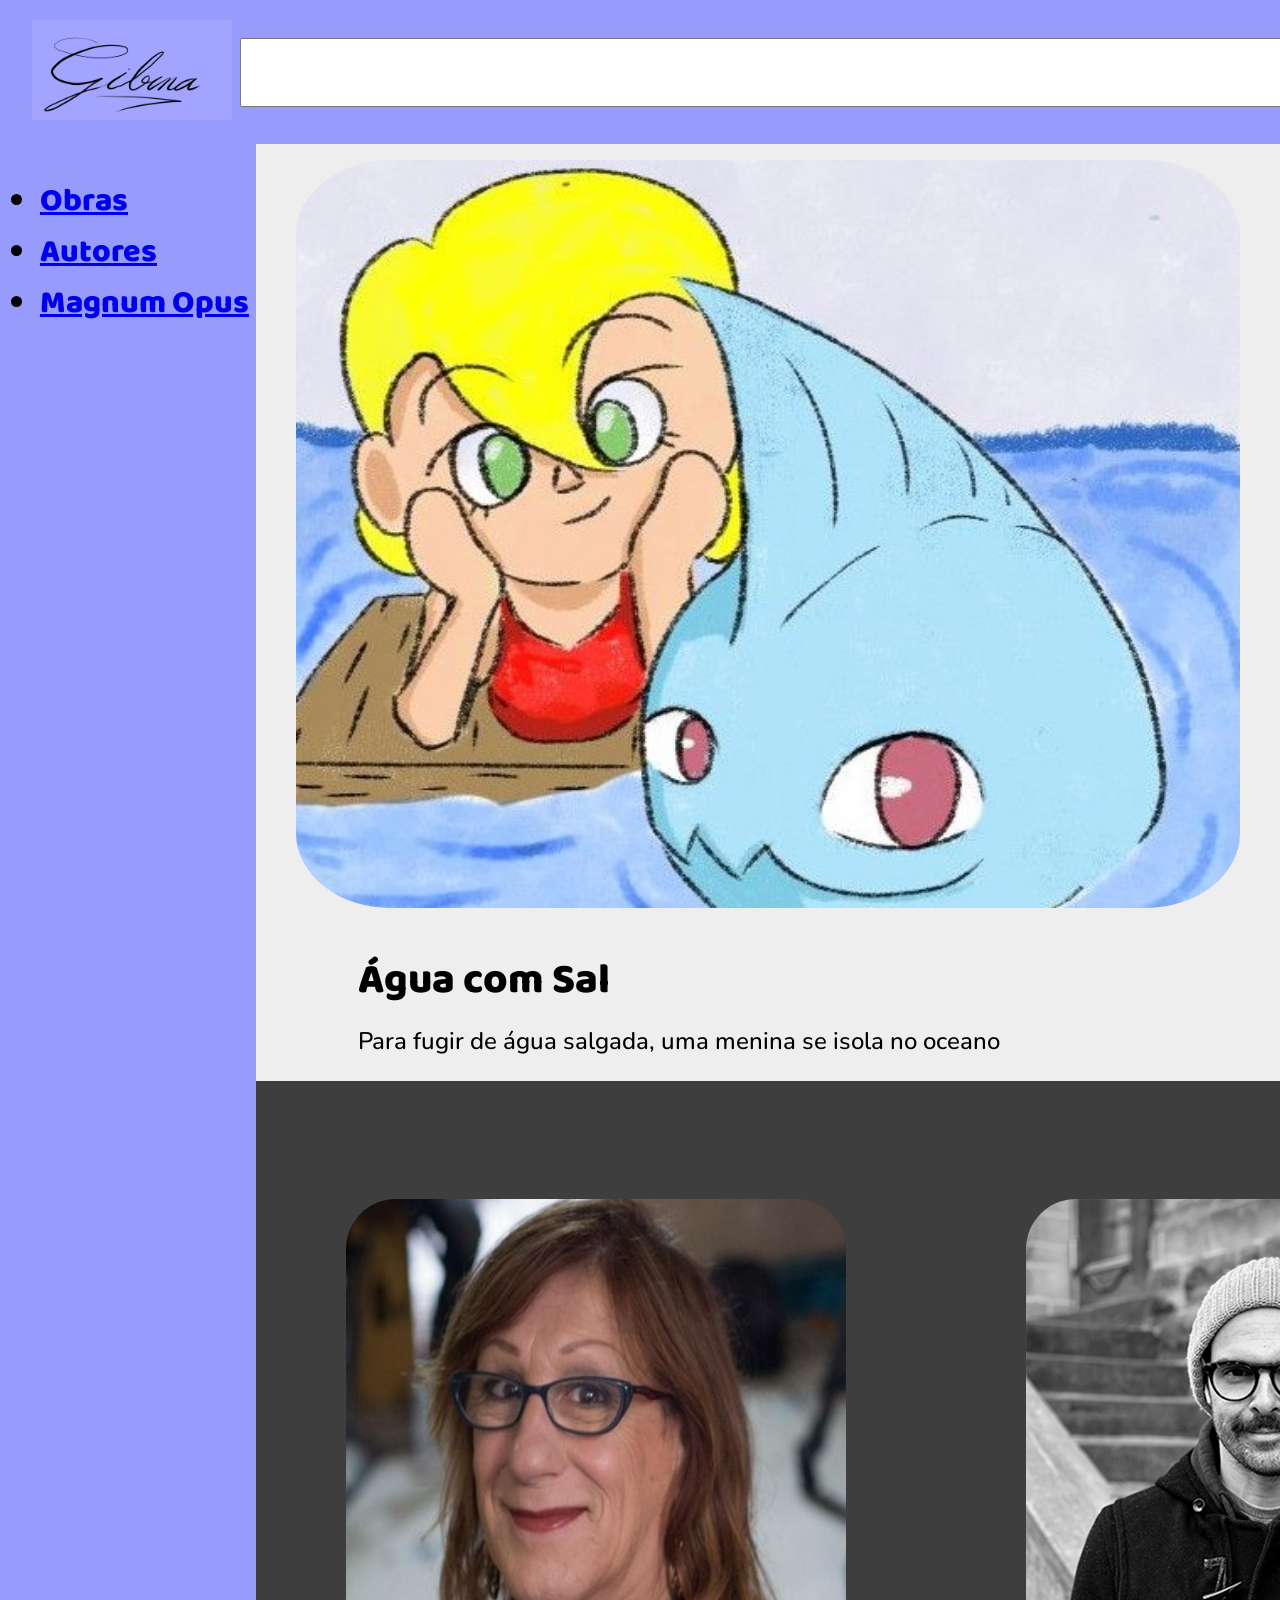
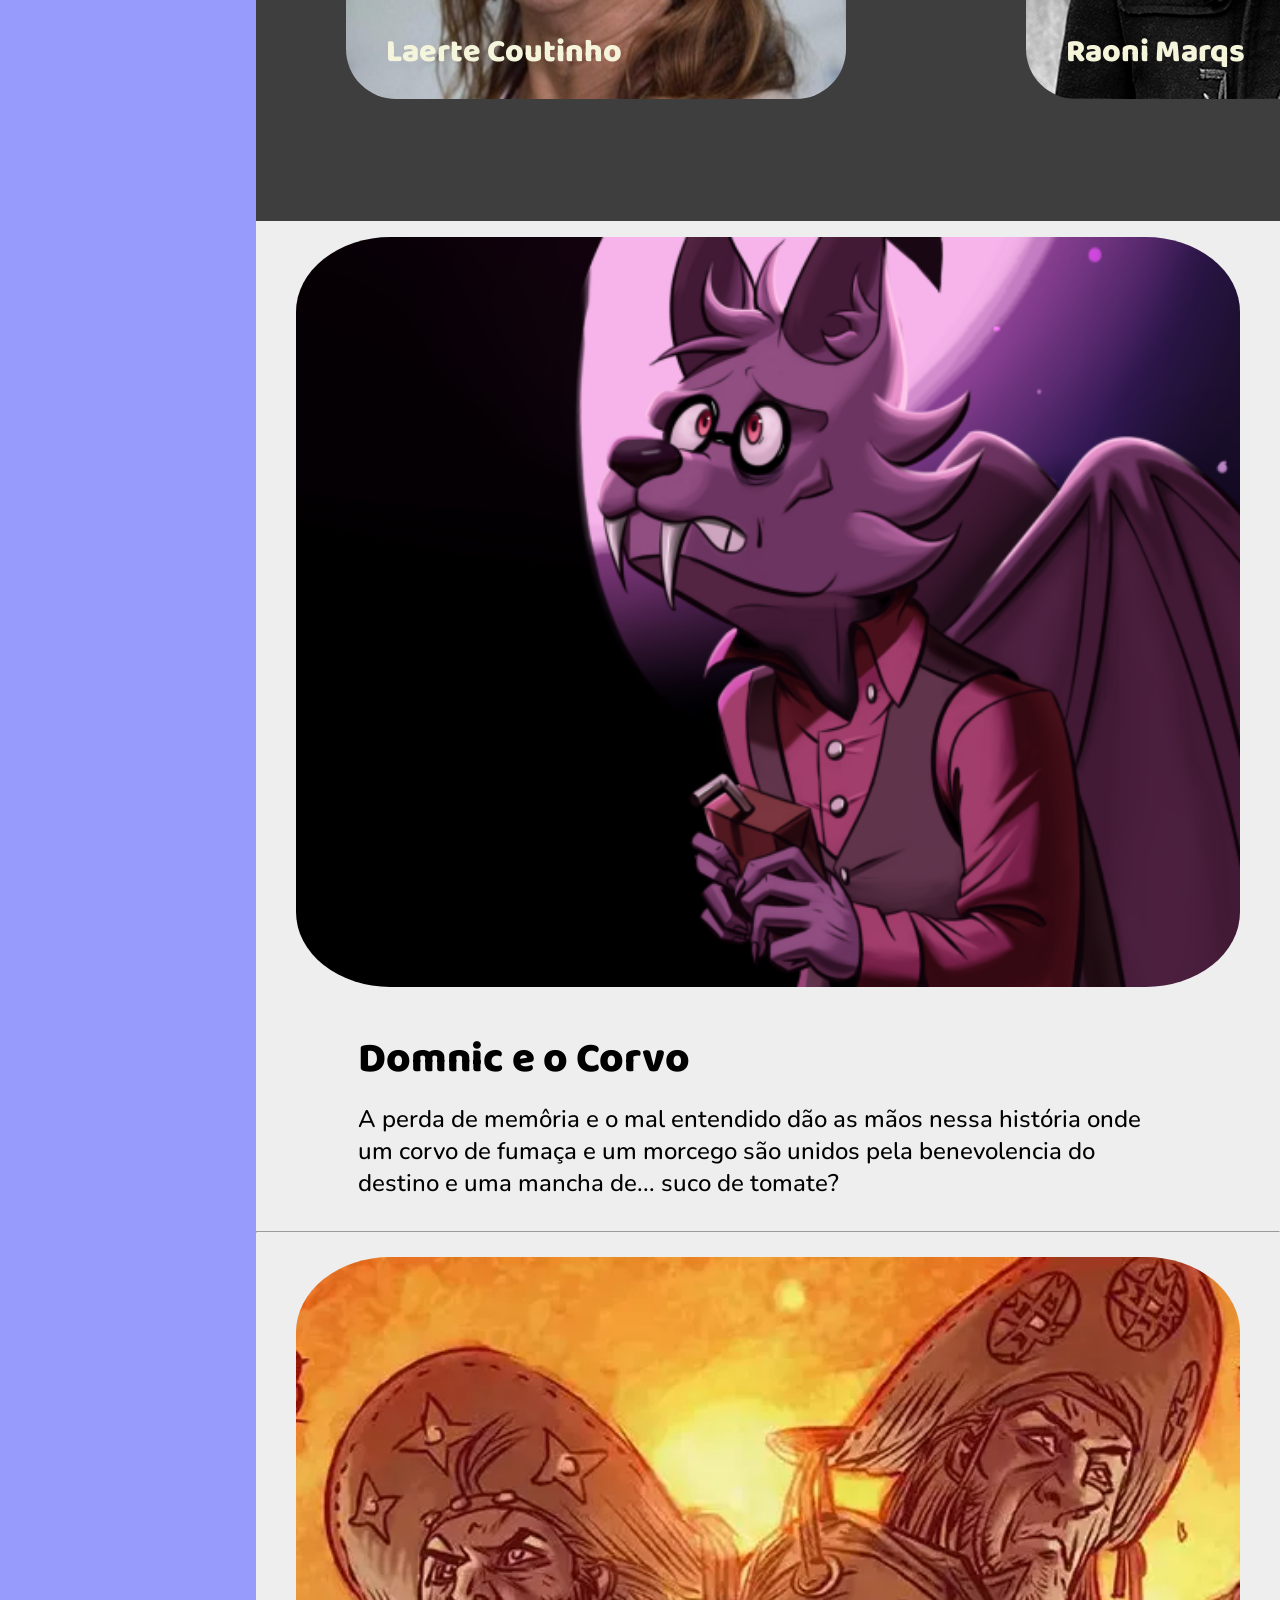
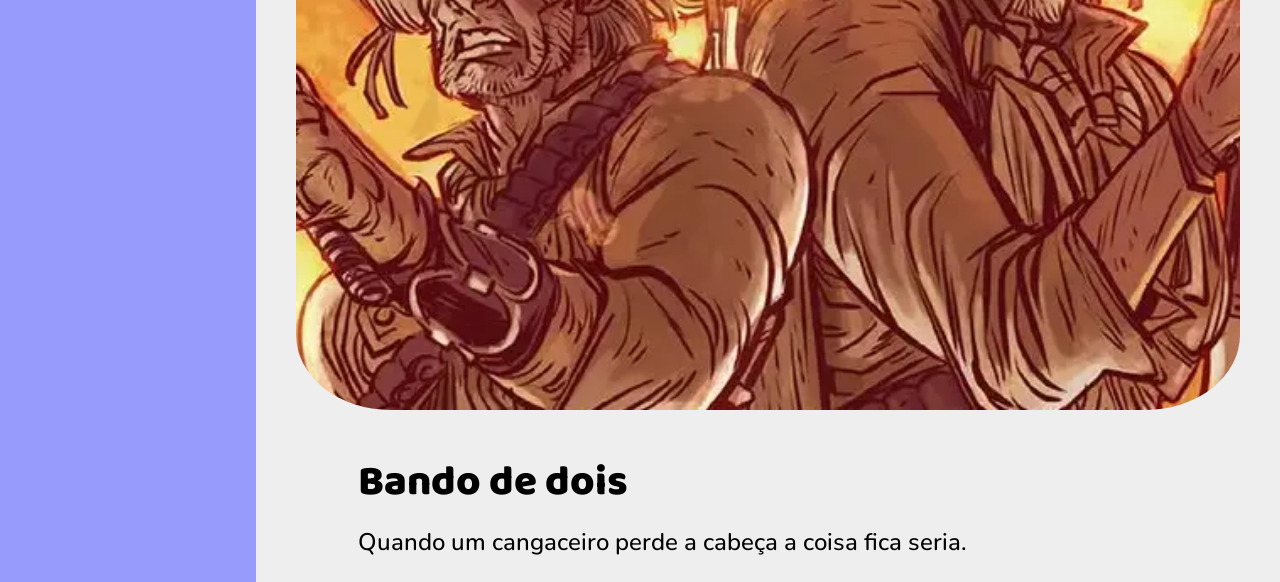
<file: index.html>
<!DOCTYPE html>
<html lang="pt-BR">
<head>
    <meta charset="UTF-8">
    <meta name="viewport" content="width=device-width, initial-scale=1.0">
    <title>Início</title>
    <link rel="stylesheet" href="css/homepage.css">
</head>
<body>
    <header>
        <a href="index.html">
            <img id="logo" src="imagens/logo.png" alt="GIBINA" title="Inicio">
        </a>
        <form>
            <input type="text" id="pesquisa"/>
        </form>
            
        <img src="imagens/objetos/menu-direito.png" alt="Menu lateral" title="Menu lateral">
    </header>

    <div id="corpo">
        <nav id="nav-esquerda">
            <ul>
                <li><a href="obras.html">Obras</a></li>
                <li><a href="autores.html">Autores</a></li>
                <li><a href="magnum-opus.html">Magnum Opus</a></li>
            </ul>
        </nav>
        
        <main>
            <article>
                <figure>
                    <a href="agua-com-sal.html">
                        <img class="imagem" src="imagens/obras/agua-com-sal-cartaz.jpg" alt="Água com Sal">
                    </a>
                </figure>
                <h2>Água com Sal</h2>
                <p>Para fugir de água salgada, uma menina se isola no oceano</p>
            </article>

            <section id="autores">
                <article>
                    <figure>
                        <a href="laerte.html">
                            <img class="imagem" src="imagens/autores/laerte.jpg" alt="Água com sal">
                        </a>
                        <figcaption class="titulo">Laerte Coutinho</figcaption>
                    </figure>
                </article>

                <article>
                    <figure>
                        <a href="raoni-marqs.html">
                            <img class="imagem"  src="imagens/autores/raoni-marqs.jpg" alt="Água com sal">
                        </a>
                        <figcaption class="titulo">Raoni Marqs</figcaption>
                    </figure>
                </article>
            </section>

            <article>
                <figure>
                    <a href="domnic-e-o-corvo.html">
                        <img  class="imagem" src="imagens/obras/domnic-e-o-corvo-misterioso-cartaz.png" alt="Domnic e o Corvo">
                    </a>
                </figure>
                <h2>Domnic e o Corvo</h2>
                <p>A perda de memôria e o mal entendido dão as mãos nessa história onde um corvo de fumaça e um morcego são unidos pela benevolencia do destino e uma mancha de... suco de tomate?</p>
            </article>

            <hr>

            <article>
                <figure>
                    <a href="bando-de-dois.html">
                        <img class="imagem"  src="imagens/obras/bando-de-dois-cartaz.webp" alt="Domnic e o Corvo">
                    </a>
                </figure>
                <h2>Bando de dois</h2>
                <p>Quando um cangaceiro perde a cabeça a coisa fica seria.</p>
            </article>
        </main>
    </div>
</body>
</html>
</file>
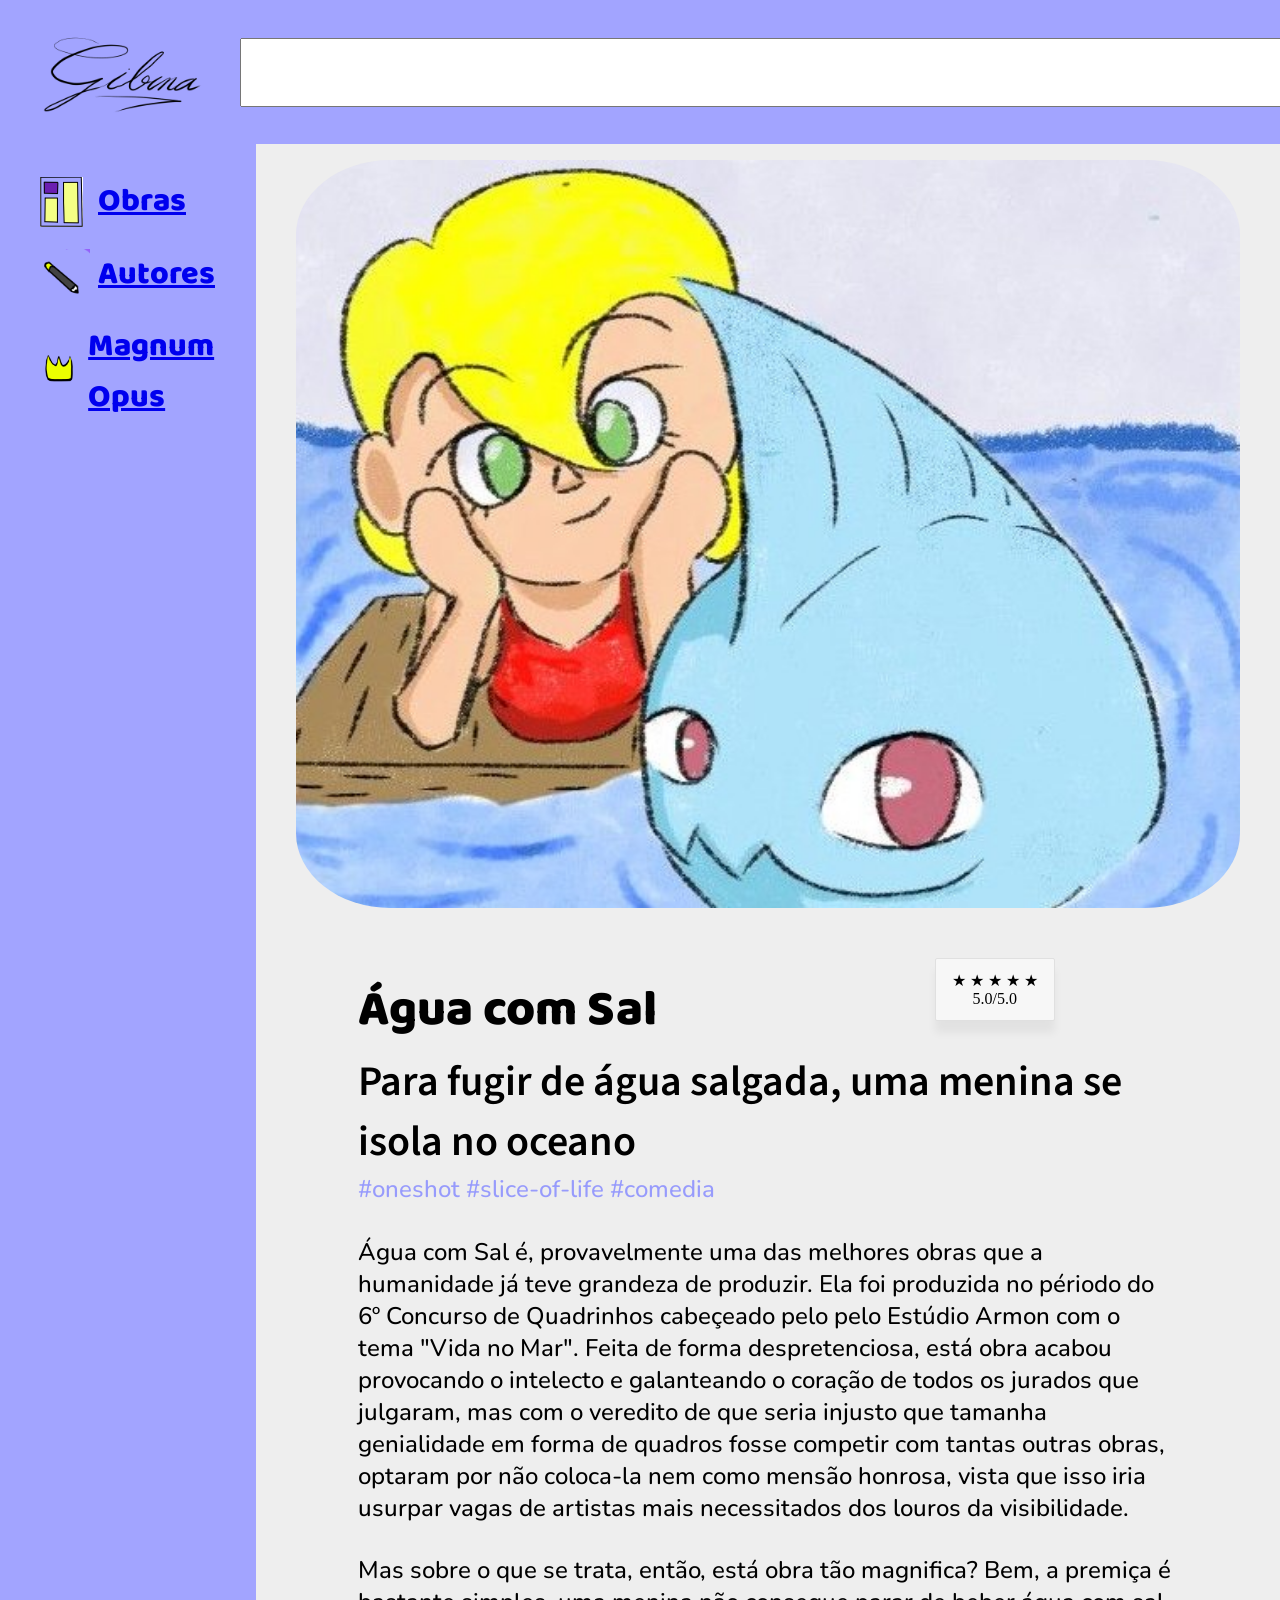
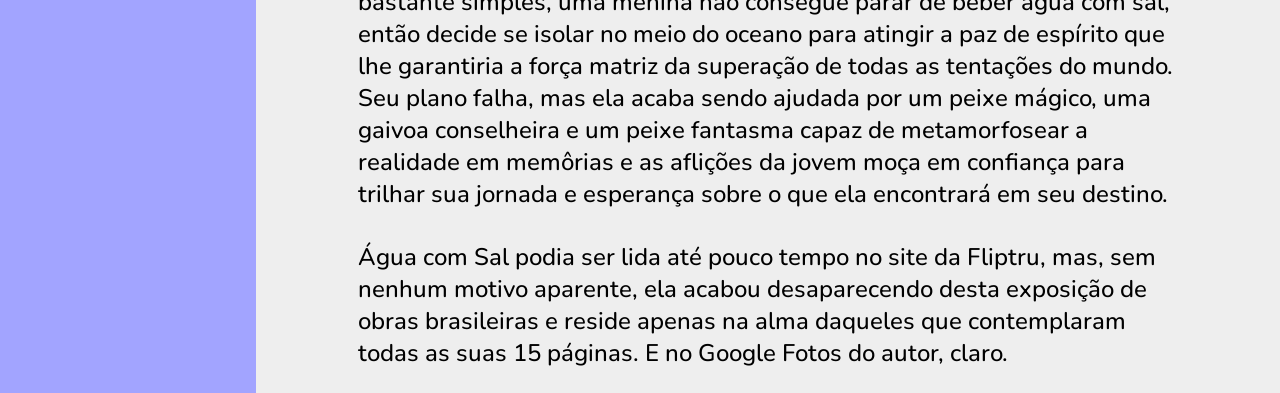
<file: agua-com-sal.html>
<!DOCTYPE html>
<html lang="pt-BR">
<head>
    <meta charset="UTF-8">
    <meta name="viewport" content="width=device-width, initial-scale=1.0">
    <title>Água com Sal</title>
    <link rel="stylesheet" href="css/obra.css">
</head>
<body>
    <header>
        <a href="index.html">
            <img id="logo" src="imagens/logo.png" alt="GIBINA" title="Inicio">
        </a>
        <form>
            <input type="text" id="pesquisa"/>
        </form>


        <img src="imagens/objetos/menu-direito.png" alt="Menu lateral" title="Menu lateral">
    </header>

    <div id="corpo">
        <nav id="nav-esquerda">
            <ul>
                <li><a href="obras.html">Obras</a></li>
                <li><a href="autores.html">Autores</a></li>
                <li><a href="magnum-opus.html">Magnum Opus</a></li>
            </ul>
        </nav>
        
        <main>
            <figure>
                <img src="imagens/obras/agua-com-sal-cartaz.jpg" alt="Água com Sal" title="Imagem da obra">
            </figure>
                
            <article>

                <div class="cabecalho">
                    <h1>Água com Sal</h1>

                    <div class="caixa-estrelas">
                        <div class="stars">
                            <span class="estrela">&#9733;</span>
                            <span class="estrela">&#9733;</span>
                            <span class="estrela">&#9733;</span>
                            <span class="estrela">&#9733;</span>
                            <span class="estrela">&#9733;</span>
                        </div>
                        <div class="rating-score">5.0/5.0</div>
                    </div>
                </div>

                <h2>Para fugir de água salgada, uma menina se isola no oceano</h2>


                <div id="tags">
                    #oneshot #slice-of-life #comedia
                </div>
                
                <p>
                    Água com Sal é, provavelmente uma das melhores obras que a humanidade já teve grandeza de produzir. Ela foi produzida no périodo do 6º Concurso de Quadrinhos cabeçeado pelo pelo Estúdio Armon com o tema "Vida no Mar". Feita de forma despretenciosa, está obra acabou provocando o intelecto e galanteando o coração de todos os jurados que julgaram, mas com o veredito de que seria injusto que tamanha genialidade em forma de quadros fosse competir com tantas outras obras, optaram por não coloca-la nem como mensão honrosa, vista que isso iria usurpar vagas de artistas mais necessitados dos louros da visibilidade.
                </p>

                <p>
                    Mas sobre o que se trata, então, está obra tão magnifica? Bem, a premiça é bastante simples, uma menina não consegue parar de beber água com sal, então decide se isolar no meio do oceano para atingir a paz de espírito que lhe garantiria a força matriz da superação de todas as tentações do mundo. Seu plano falha, mas ela acaba sendo ajudada por um peixe mágico, uma gaivoa conselheira e um peixe fantasma capaz de metamorfosear a realidade em memôrias e as aflições da jovem moça em confiança para trilhar sua jornada e esperança sobre o que ela encontrará em seu destino.
                </p>

                <p>
                   Água com Sal podia ser lida até pouco tempo no site da Fliptru, mas, sem nenhum motivo aparente, ela acabou desaparecendo desta exposição de obras brasileiras e reside apenas na alma daqueles que contemplaram todas as suas 15 páginas. E no Google Fotos do autor, claro.
                </p>
            </article>
        </main>
    </div>
</body>
</html>
</file>
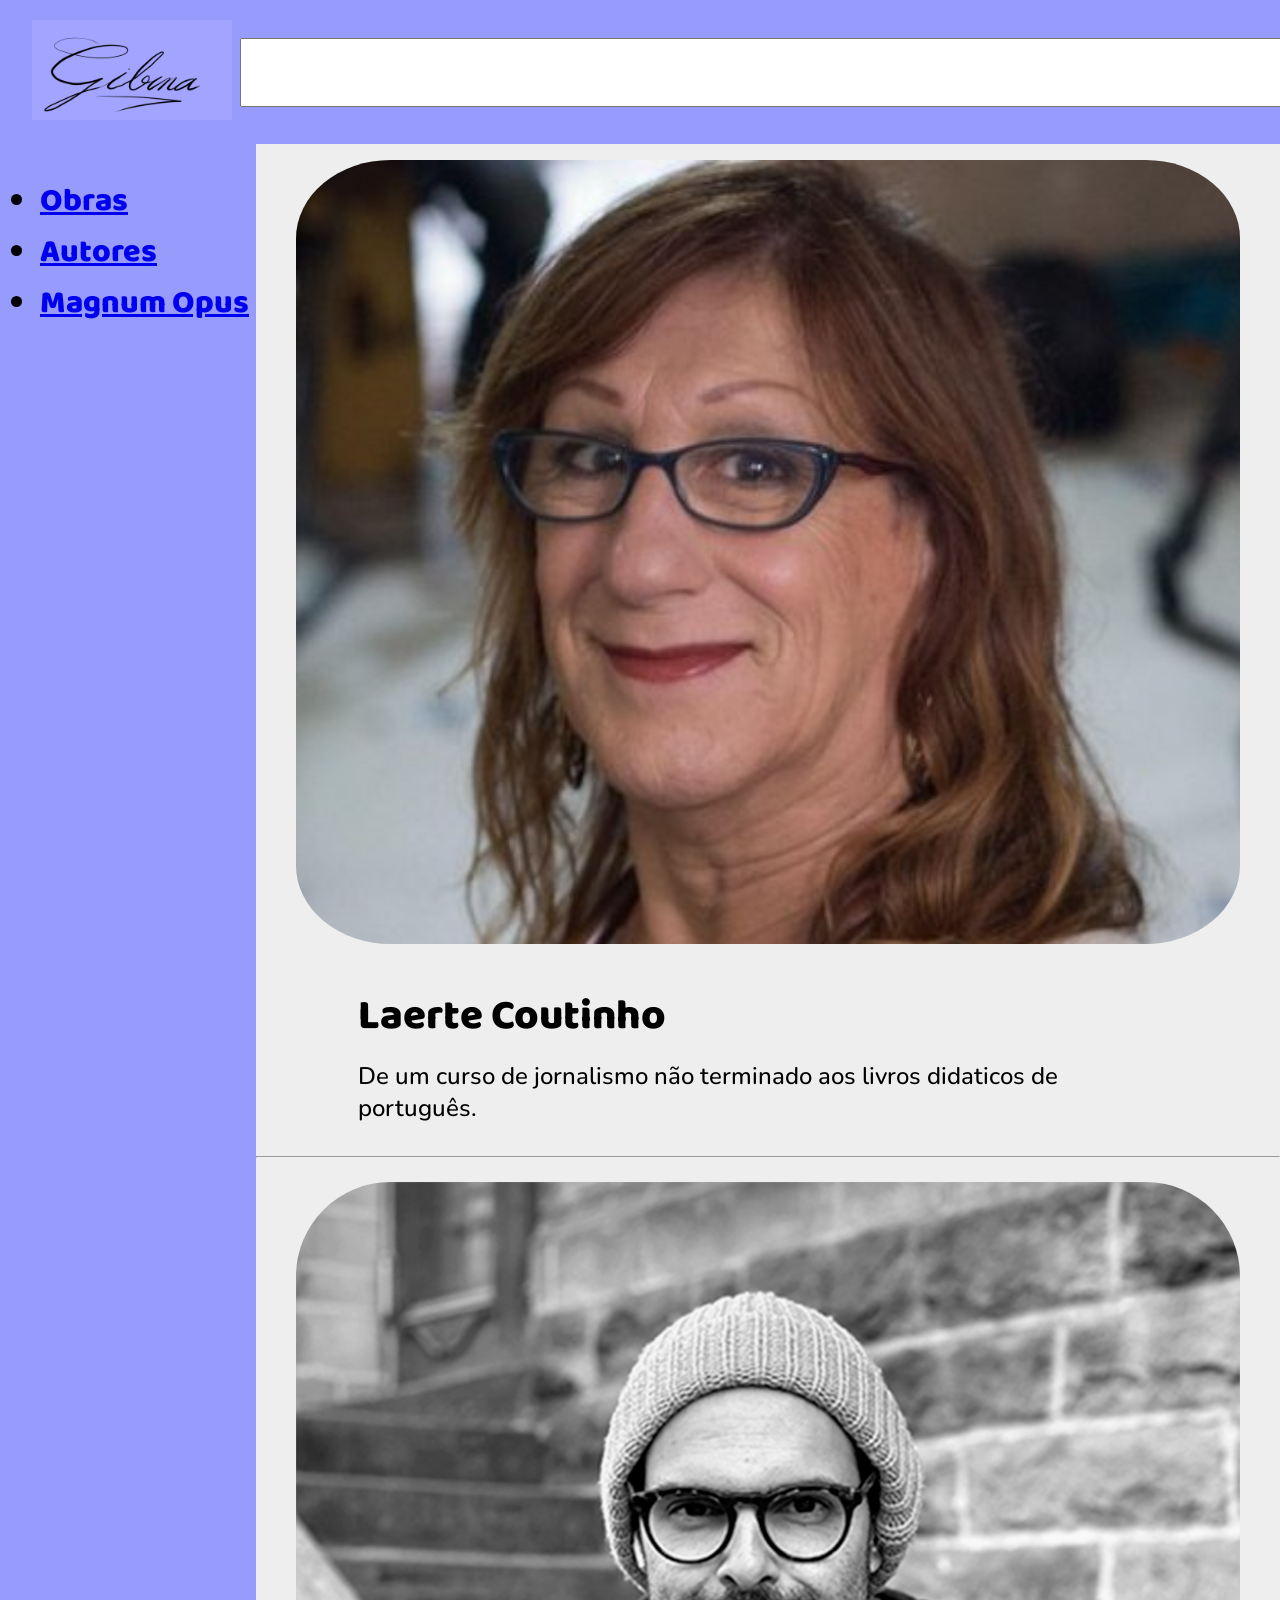
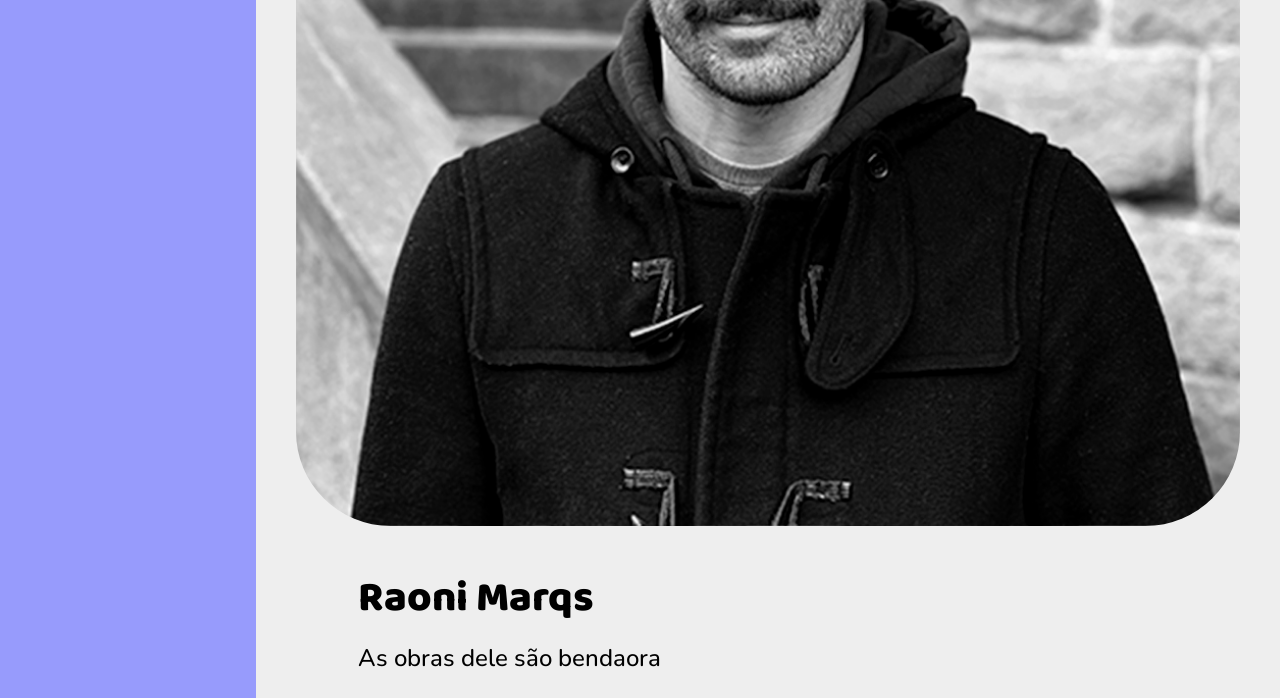
<file: autores.html>
<!DOCTYPE html>
<html lang="pt-BR">
<head>
    <meta charset="UTF-8">
    <meta name="viewport" content="width=device-width, initial-scale=1.0">
    <title>Autores</title>
    <link rel="stylesheet" href="css/homepage.css">
</head>
<body>
    <header>
        <a href="index.html">
            <img id="logo" src="imagens/logo.png" alt="GIBINA" title="Inicio">
        </a>
        <form>
            <input type="text" id="pesquisa"/>
        </form>
            
        <img src="imagens/objetos/menu-direito.png" alt="Menu lateral" title="Menu lateral">
    </header>

    <div id="corpo">
        <nav id="nav-esquerda">
            <ul>
                <li><a href="obras.html">Obras</a></li>
                <li><a href="autores.html">Autores</a></li>
                <li><a href="magnum-opus.html">Magnum Opus</a></li>
            </ul>
        </nav>
        
        <main>
            <article>
                <figure>
                    <a href="laerte.html">
                        <img class="imagem" src="imagens/autores/laerte.jpg" alt="Laerte">
                    </a>
                </figure>
                <h2>Laerte Coutinho</h2>
                <p>De um curso de jornalismo não terminado aos livros didaticos de português.</p>
            </article>

            <hr>

            <article>
                <figure>
                    <a href="raoni-marqs.html">
                        <img  class="imagem" src="imagens/autores/raoni-marqs.jpg" alt="Domnic e o Corvo">
                    </a>
                </figure>
                <h2>Raoni Marqs</h2>
                <p>As obras dele são bendaora</p>
            </article>
        </main>
    </div>
</body>
</html>
</file>
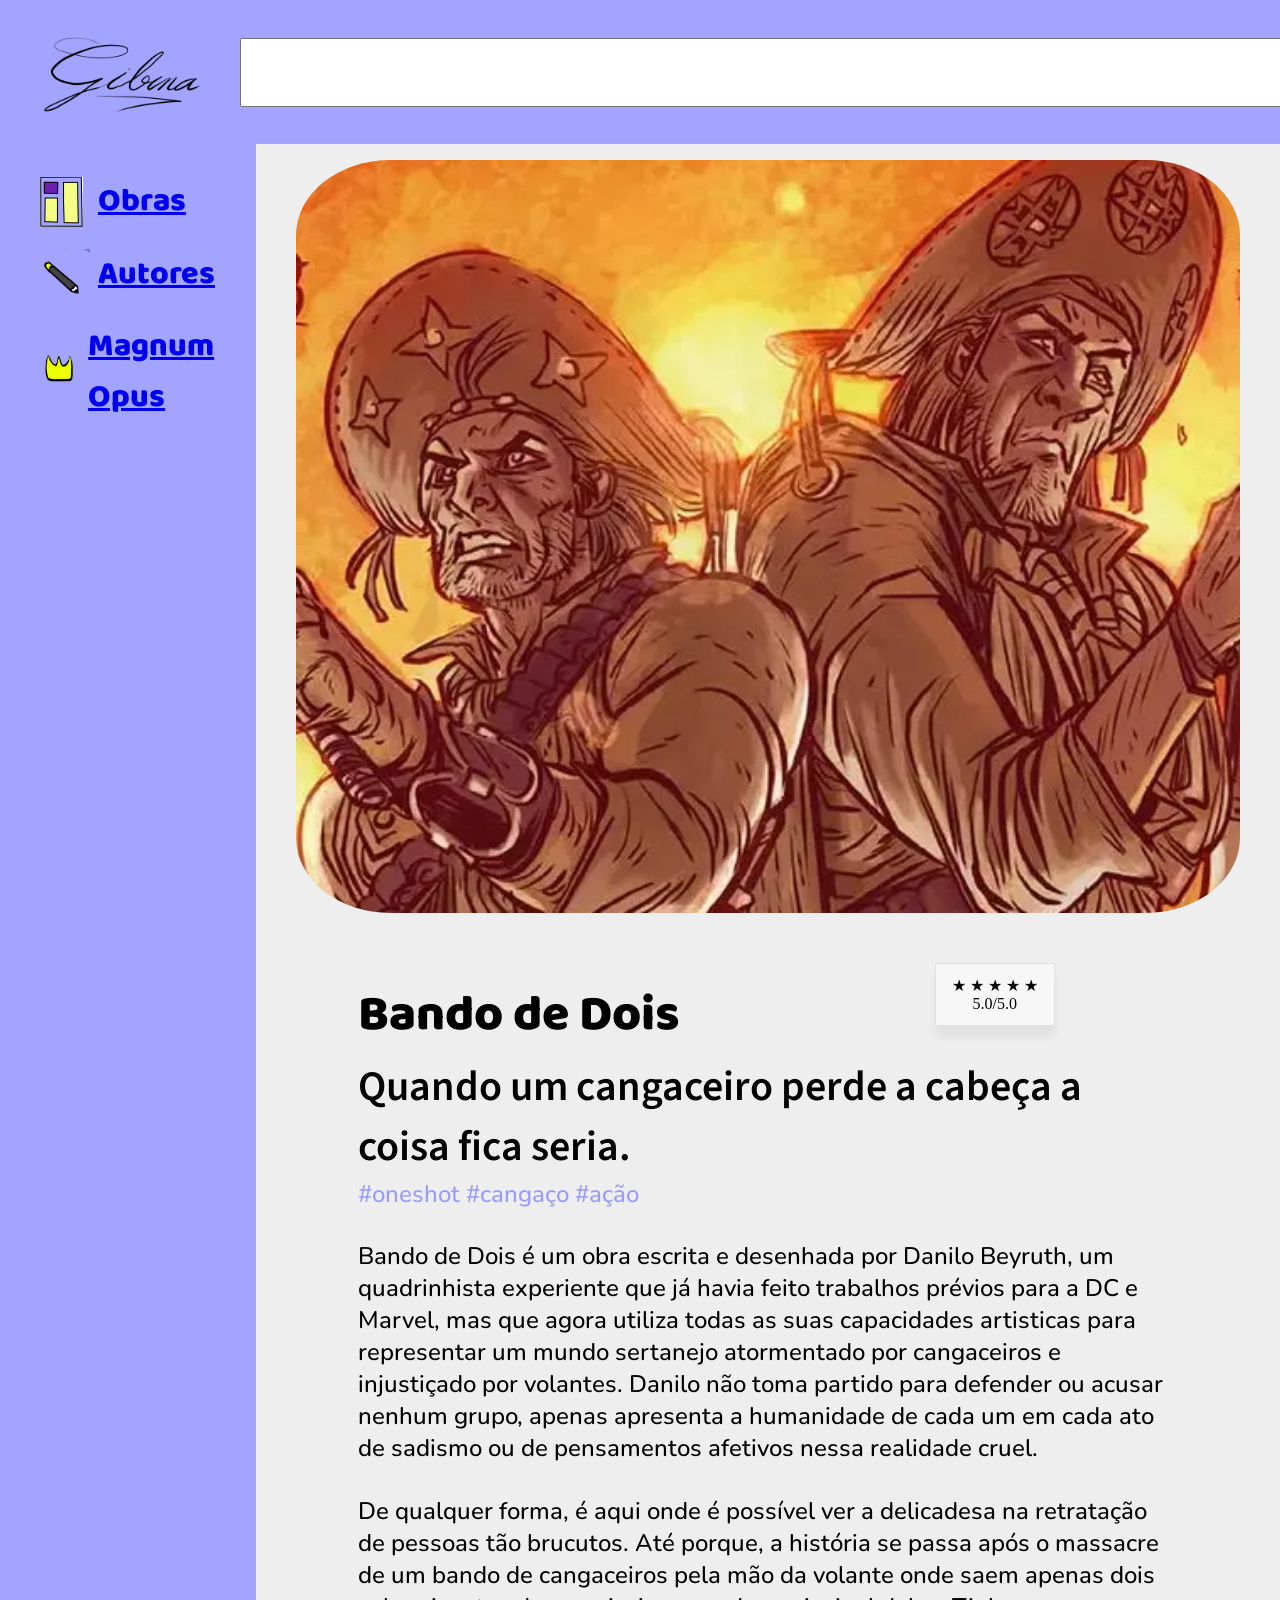
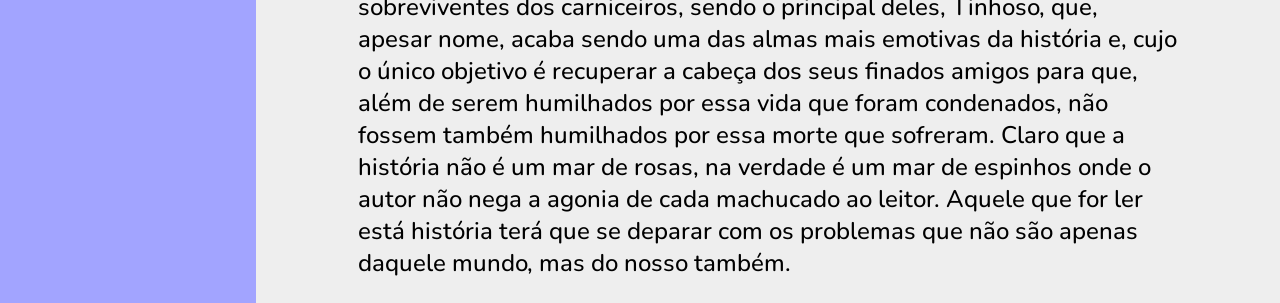
<file: bando-de-dois.html>
<!DOCTYPE html>
<html lang="pt-BR">
<head>
    <meta charset="UTF-8">
    <meta name="viewport" content="width=device-width, initial-scale=1.0">
    <title>Bando de Dois</title>
    <link rel="stylesheet" href="css/obra.css">
</head>
<body>
    <header>
        <a href="index.html">
            <img id="logo" src="imagens/logo.png" alt="GIBINA" title="Inicio">
        </a>
        <form>
            <input type="text" id="pesquisa"/>
        </form>


        <img src="imagens/objetos/menu-direito.png" alt="Menu lateral" title="Menu lateral">
    </header>

    <div id="corpo">
        <nav id="nav-esquerda">
            <ul>
                <li><a href="obras.html">Obras</a></li>
                <li><a href="autores.html">Autores</a></li>
                <li><a href="magnum-opus.html">Magnum Opus</a></li>
            </ul>
        </nav>
        
        <main>
            <figure>
                <img src="imagens/obras/bando-de-dois-cartaz.webp" alt="Água com Sal" title="Imagem da obra">
            </figure>
                
            <article>
                <div class="cabecalho">
                    <h1>Bando de Dois</h1>

                    <div class="caixa-estrelas">
                        <div class="stars">
                            <span class="estrela">&#9733;</span>
                            <span class="estrela">&#9733;</span>
                            <span class="estrela">&#9733;</span>
                            <span class="estrela">&#9733;</span>
                            <span class="estrela">&#9733;</span>
                        </div>
                        <div class="rating-score">5.0/5.0</div>
                    </div>
                </div>
                
                <h2>Quando um cangaceiro perde a cabeça a coisa fica seria.</h2>

                <div id="tags">
                    #oneshot #cangaço #ação
                </div>
                
                <p>
                    Bando de Dois é um obra escrita e desenhada por Danilo Beyruth, um quadrinhista experiente que já havia feito trabalhos prévios para a DC e Marvel, mas que agora utiliza todas as suas capacidades artisticas para representar um mundo sertanejo atormentado por cangaceiros e injustiçado por volantes. Danilo não toma partido para defender ou acusar nenhum grupo, apenas apresenta a humanidade de cada um em cada ato de sadismo ou de pensamentos afetivos nessa realidade cruel. 
                </p>

                <p>
                    De qualquer forma, é aqui onde é possível ver a delicadesa na retratação de pessoas tão brucutos. Até porque, a história se passa após o massacre de um bando de cangaceiros pela mão da volante onde saem apenas dois sobreviventes dos carniceiros, sendo o principal deles, Tinhoso, que, apesar nome, acaba sendo uma das almas mais emotivas da história e, cujo o único objetivo é recuperar a cabeça dos seus finados amigos para que, além de serem humilhados por essa vida que foram condenados, não fossem também humilhados por essa morte que sofreram. Claro que a história não é um mar de rosas, na verdade é um mar de espinhos onde o autor não nega a agonia de cada machucado ao leitor. Aquele que for ler está história terá que se deparar com os problemas que não são apenas daquele mundo, mas do nosso também.
                </p>
            </article>
        </main>
    </div>
</body>
</html>
</file>
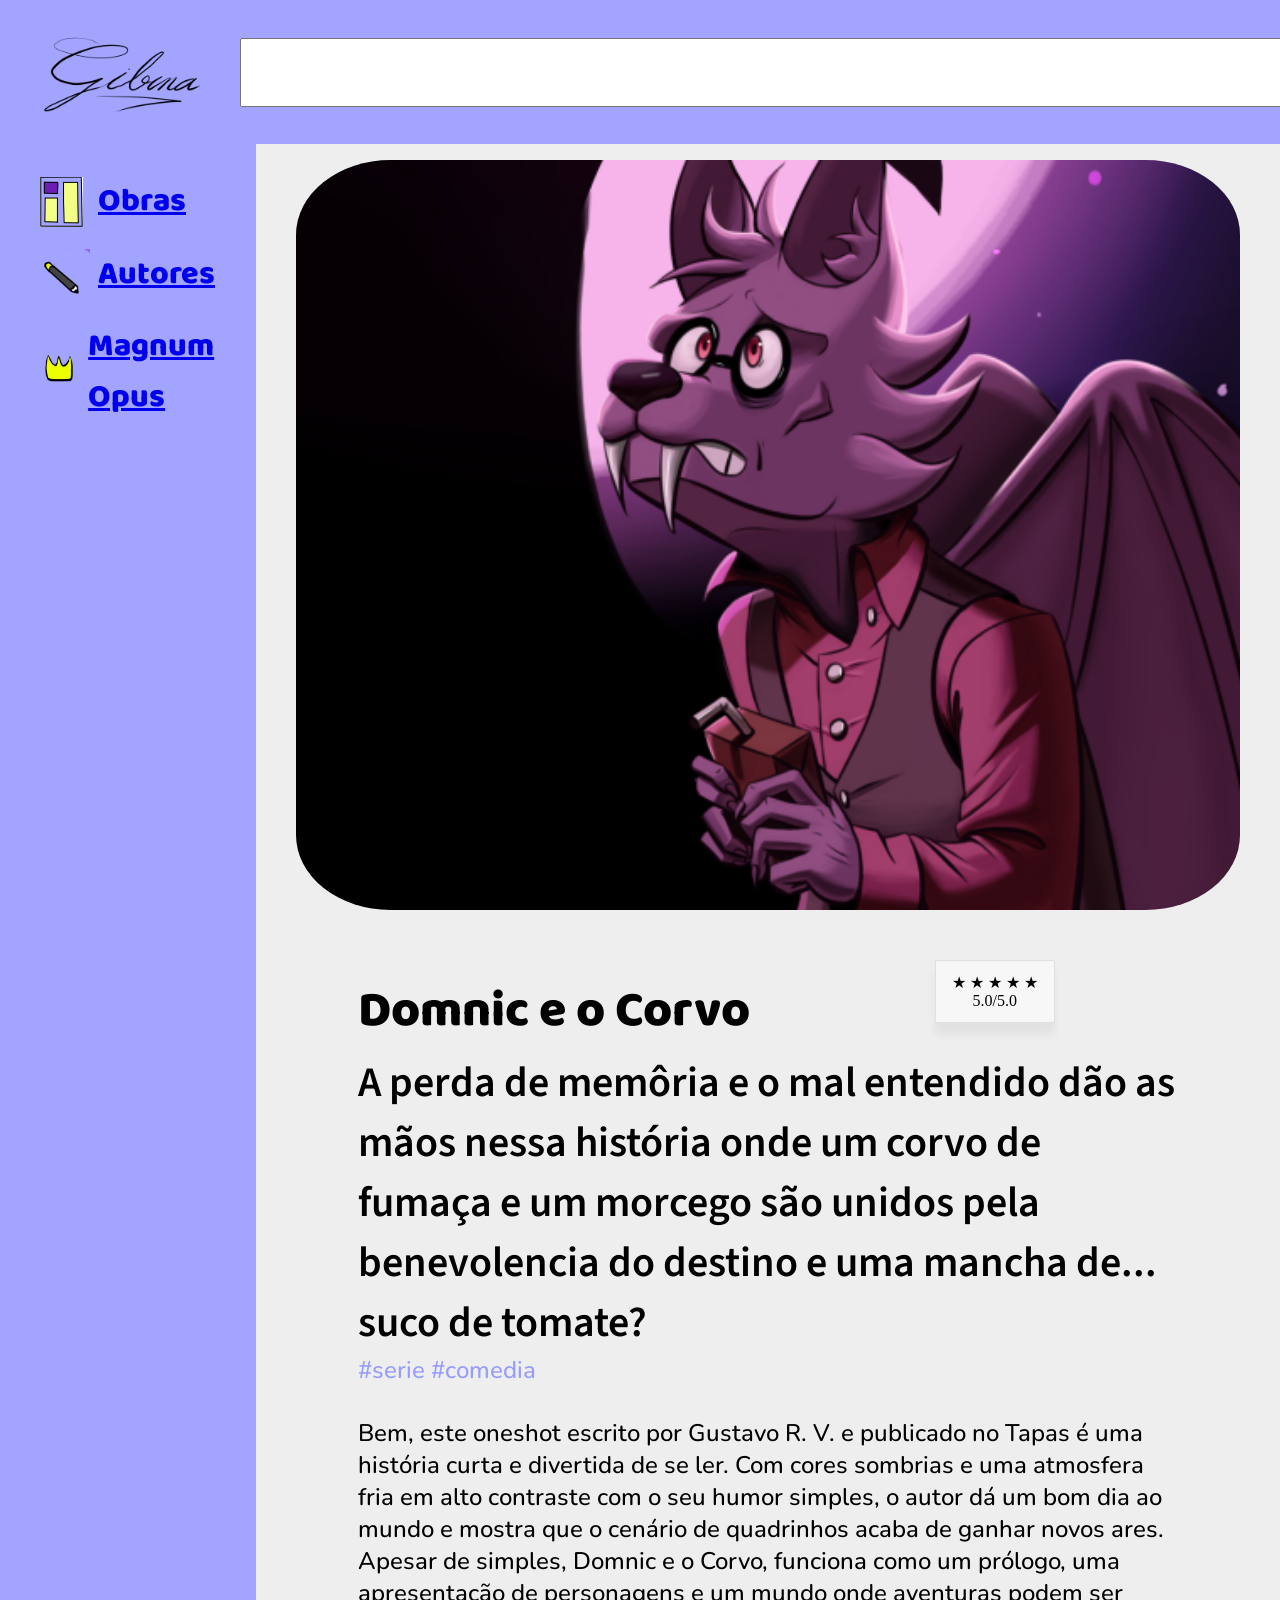
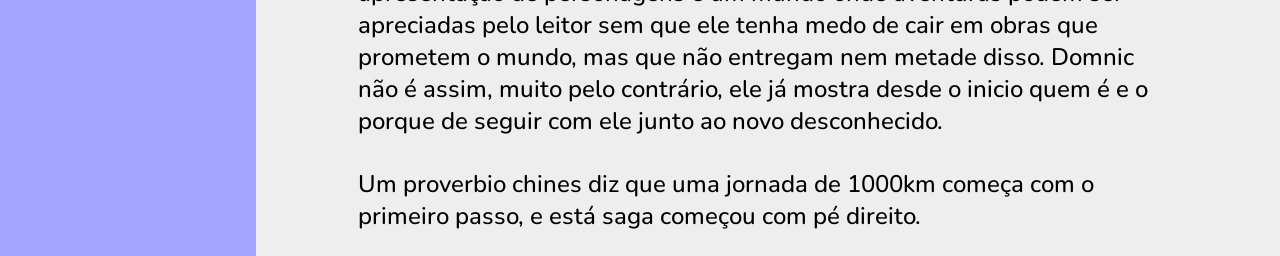
<file: domnic-e-o-corvo.html>
<!DOCTYPE html>
<html lang="pt-BR">
<head>
    <meta charset="UTF-8">
    <meta name="viewport" content="width=device-width, initial-scale=1.0">
    <title>Domnic e o Corvo</title>
    <link rel="stylesheet" href="css/obra.css">
</head>
<body>
    <header>
        <a href="index.html">
            <img id="logo" src="imagens/logo.png" alt="GIBINA" title="Inicio">
        </a>
        <form>
            <input type="text" id="pesquisa"/>
        </form>


        <img src="imagens/objetos/menu-direito.png" alt="Menu lateral" title="Menu lateral">
    </header>

    <div id="corpo">
        <nav id="nav-esquerda">
            <ul>
                <li><a href="obras.html">Obras</a></li>
                <li><a href="autores.html">Autores</a></li>
                <li><a href="magnum-opus.html">Magnum Opus</a></li>
            </ul>
        </nav>
        
        <main>
            <figure>
                <img src="imagens/obras/domnic-e-o-corvo-misterioso-cartaz.png" alt="Água com Sal" title="Imagem da obra">
            </figure>
                
            <article>
                <div class="cabecalho">
                    <h1>Domnic e o Corvo</h1>

                    <div class="caixa-estrelas">
                        <div class="stars">
                            <span class="estrela">&#9733;</span>
                            <span class="estrela">&#9733;</span>
                            <span class="estrela">&#9733;</span>
                            <span class="estrela">&#9733;</span>
                            <span class="estrela">&#9733;</span>
                        </div>
                        <div class="rating-score">5.0/5.0</div>
                    </div>
                </div>
                <h2>A perda de memôria e o mal entendido dão as mãos nessa história onde um corvo de fumaça e um morcego são unidos pela benevolencia do destino e uma mancha de... suco de tomate?</h2>

                <div id="tags">
                    #serie #comedia
                </div>
                
                <p>
                    Bem, este oneshot escrito por Gustavo R. V. e publicado no Tapas é uma história curta e divertida de se ler. Com cores sombrias e uma atmosfera fria em alto contraste com o seu humor simples, o autor dá um bom dia ao mundo e mostra que o cenário de quadrinhos acaba de ganhar novos ares. Apesar de simples, Domnic e o Corvo, funciona como um prólogo, uma apresentação de personagens e um mundo onde aventuras podem ser apreciadas pelo leitor sem que ele tenha medo de cair em obras que prometem o mundo, mas que não entregam nem metade disso. Domnic não é assim, muito pelo contrário, ele já mostra desde o inicio quem é e o porque de seguir com ele junto ao novo desconhecido.
                </p>

                <p>
                    Um proverbio chines diz que uma jornada de 1000km começa com o primeiro passo, e está saga começou com pé direito.
                </p>
            </article>
        </main>
    </div>
</body>
</html>
</file>
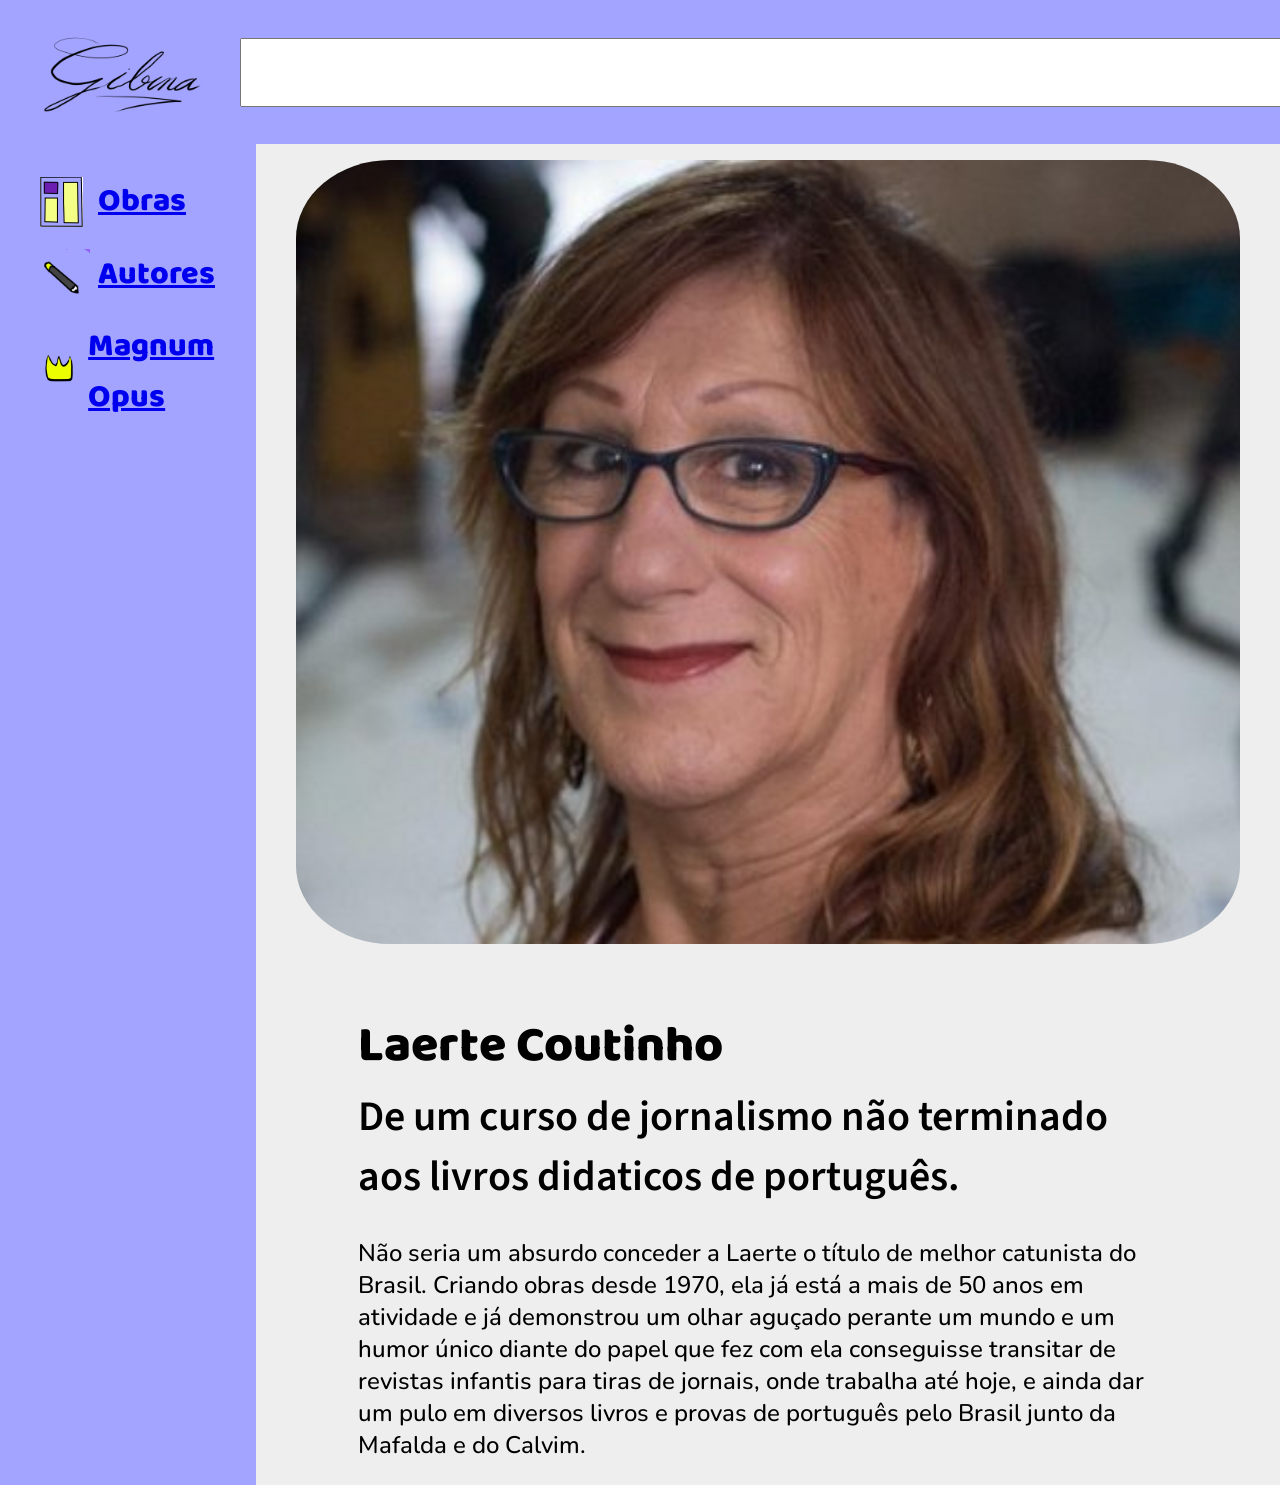
<file: laerte.html>
<!DOCTYPE html>
<html lang="pt-BR">
<head>
    <meta charset="UTF-8">
    <meta name="viewport" content="width=device-width, initial-scale=1.0">
    <title>Laerte</title>
    <link rel="stylesheet" href="css/obra.css">
</head>
<body>
    <header>
        <a href="index.html">
            <img id="logo" src="imagens/logo.png" alt="GIBINA" title="Inicio">
        </a>
        <form>
            <input type="text" id="pesquisa"/>
        </form>


        <img src="imagens/objetos/menu-direito.png" alt="Menu lateral" title="Menu lateral">
    </header>

    <div id="corpo">
        <nav id="nav-esquerda">
            <ul>
                <li><a href="obras.html">Obras</a></li>
                <li><a href="autores.html">Autores</a></li>
                <li><a href="magnum-opus.html">Magnum Opus</a></li>
            </ul>
        </nav>
        
        <main>
            <figure>
                <img src="imagens/autores/laerte.jpg" alt="Água com Sal" title="Imagem da obra">
            </figure>
                
            <article>
                <h1>Laerte Coutinho</h1>
                <h2>De um curso de jornalismo não terminado aos livros didaticos de português.</h2>
                
                <p>
                    Não seria um absurdo conceder a Laerte o título de melhor catunista do Brasil. Criando obras desde 1970, ela já está a mais de 50 anos em atividade e já demonstrou um olhar aguçado perante um mundo e um humor único diante do papel que fez com ela conseguisse transitar de revistas infantis para tiras de jornais, onde trabalha até hoje, e ainda dar um pulo em diversos livros e provas de português pelo Brasil junto da Mafalda e do Calvim.
                </p>

            </article>
        </main>
    </div>
</body>
</html>
</file>
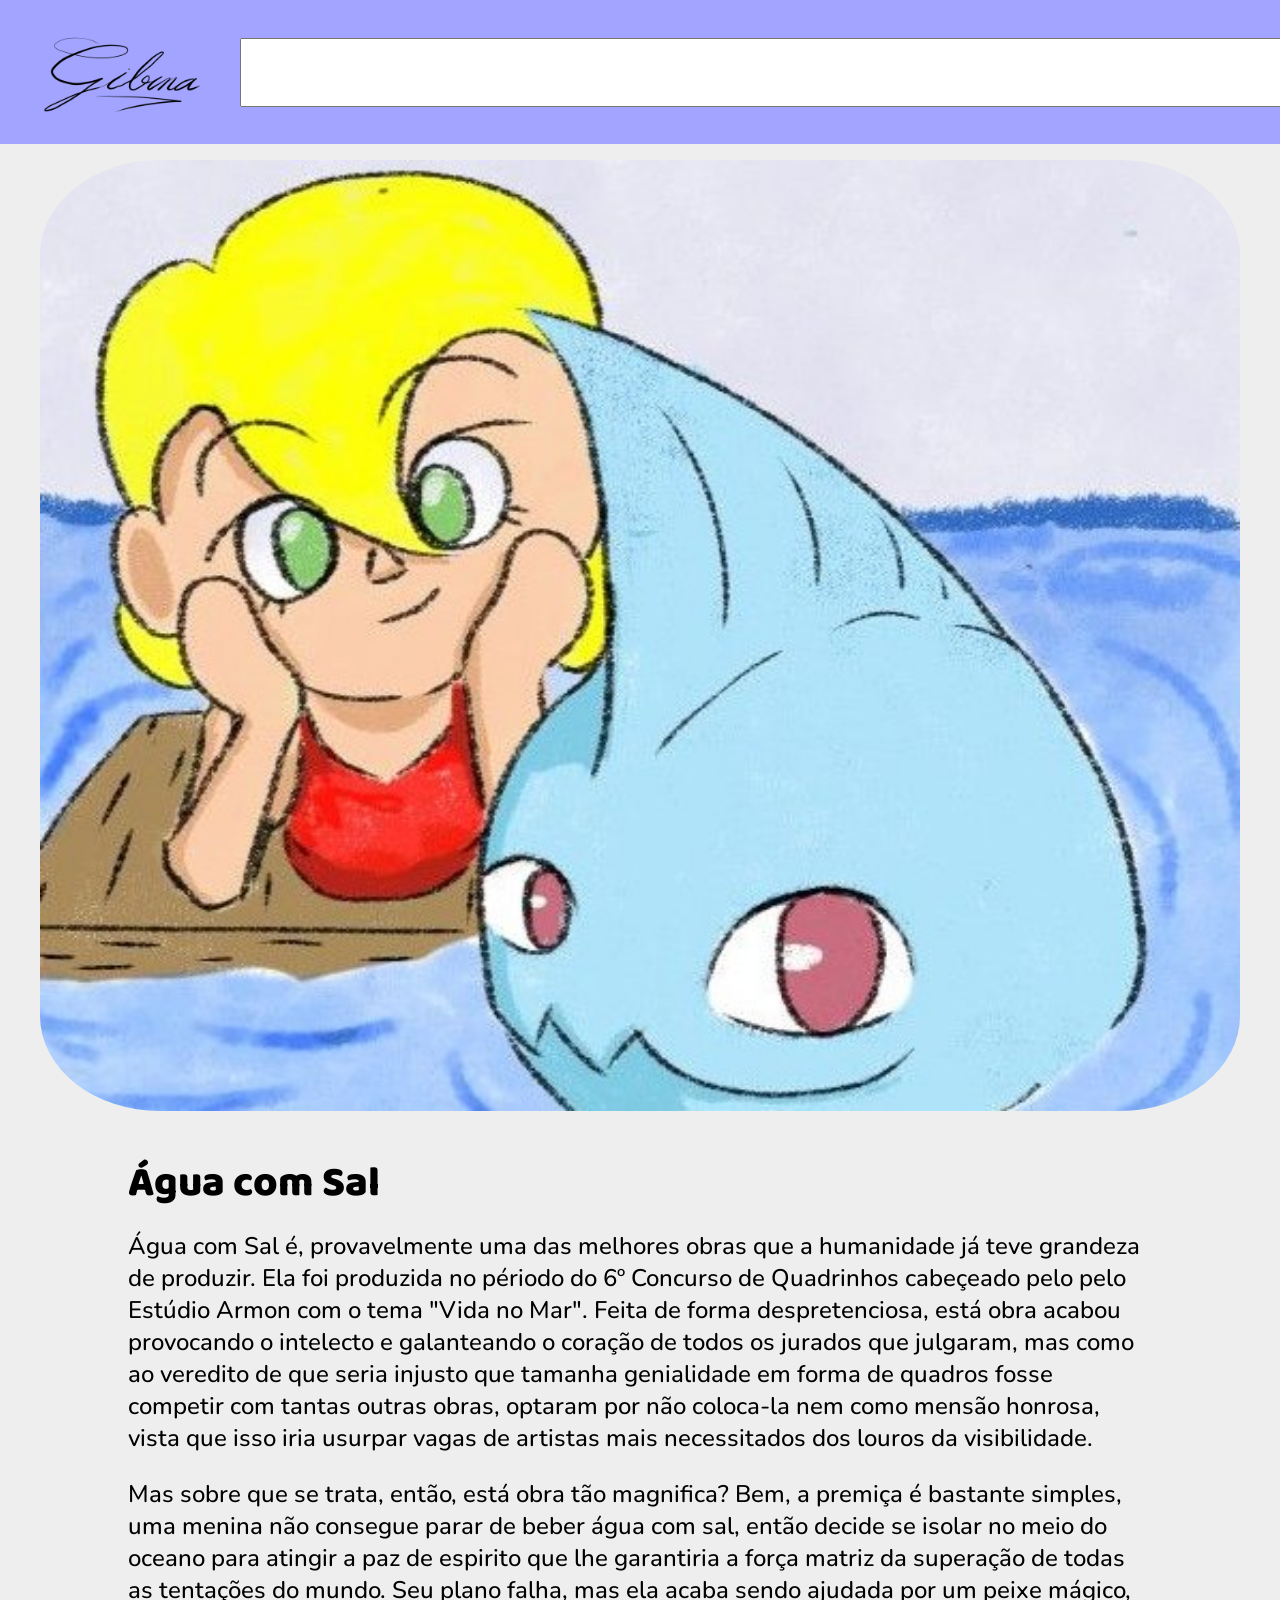
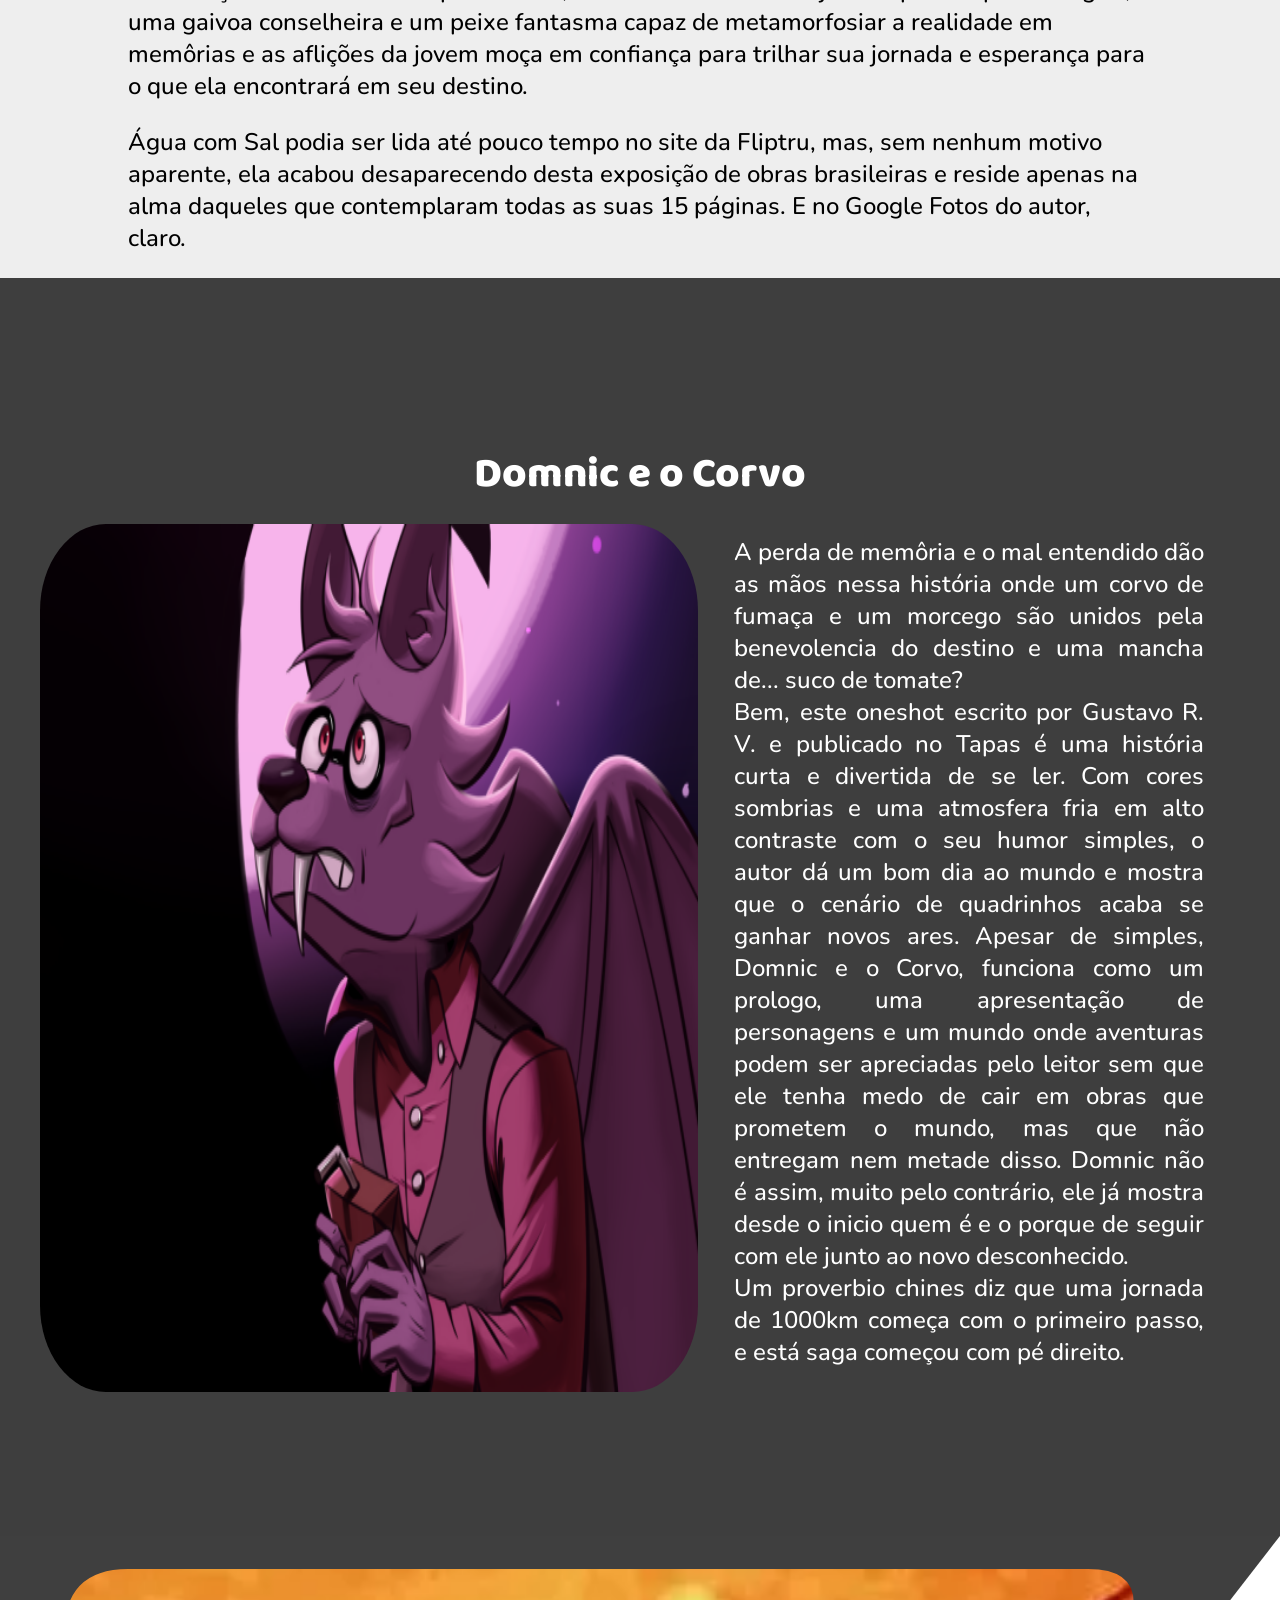
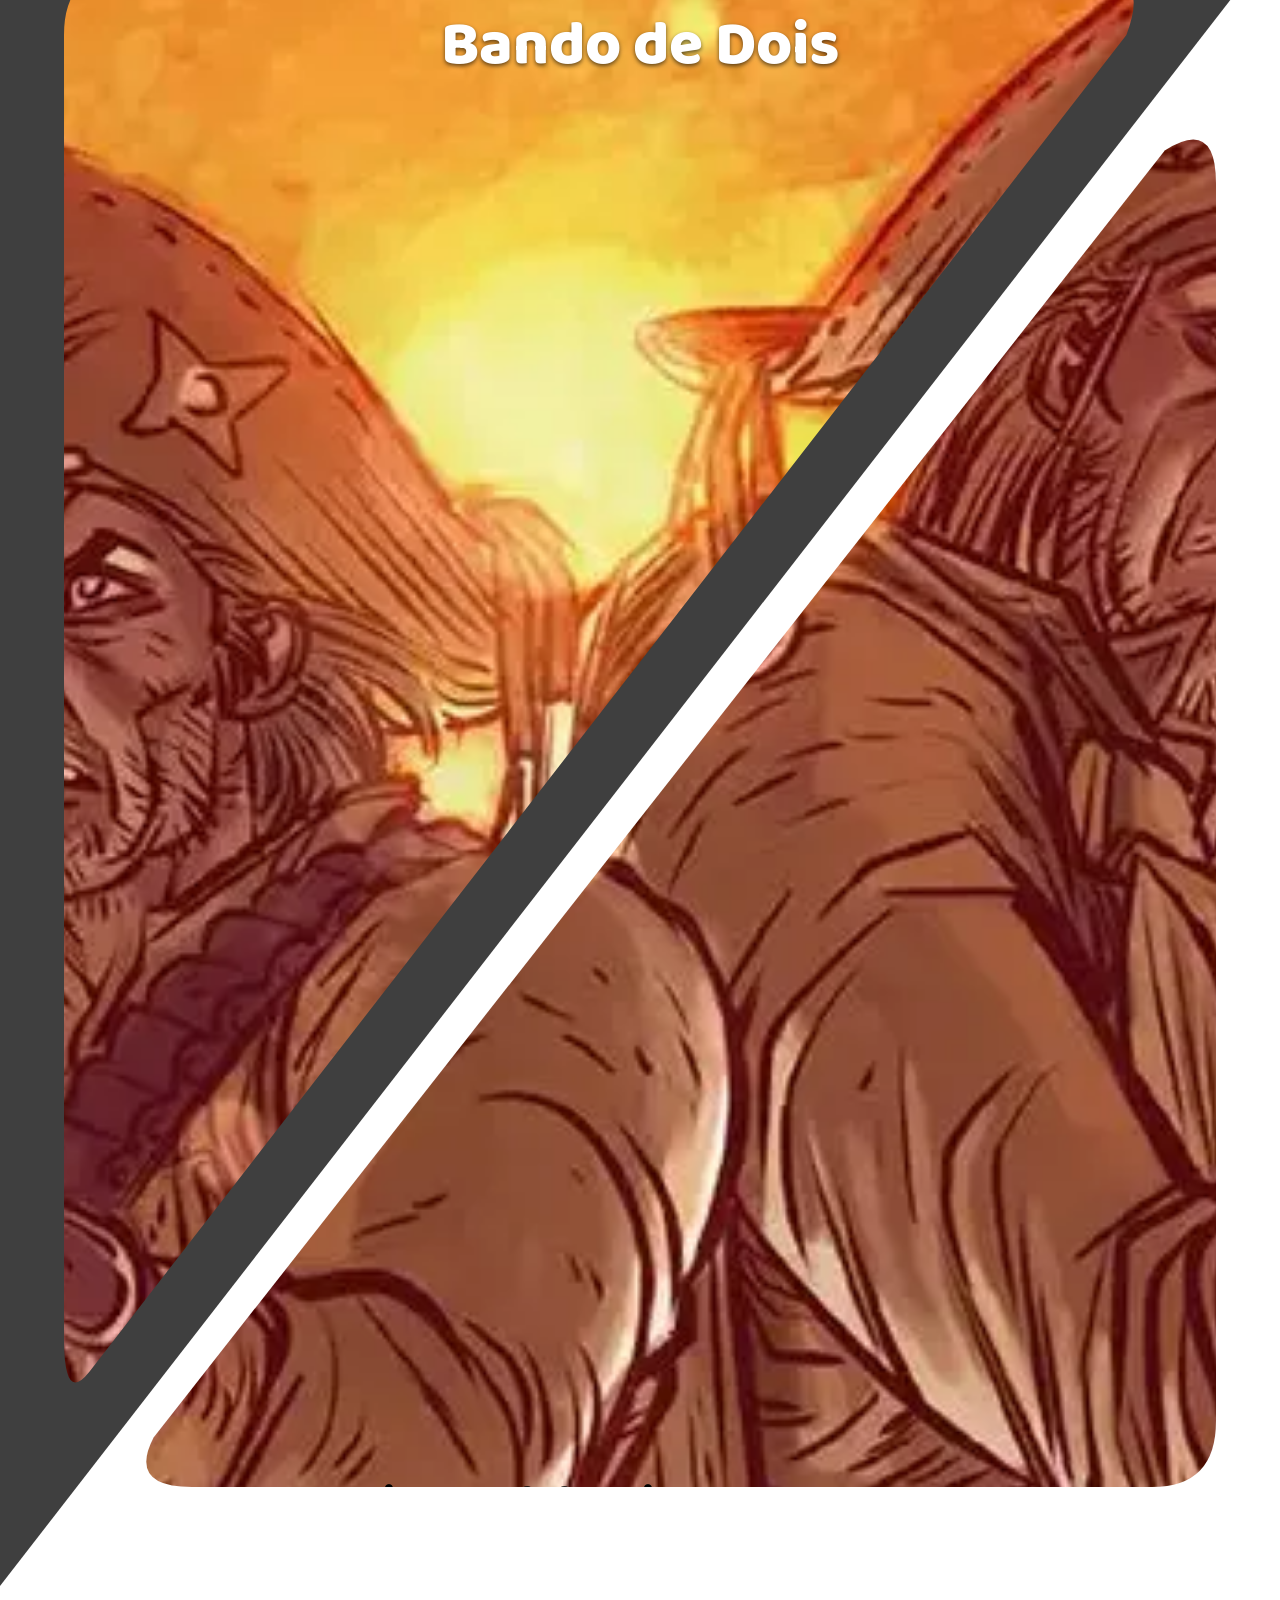
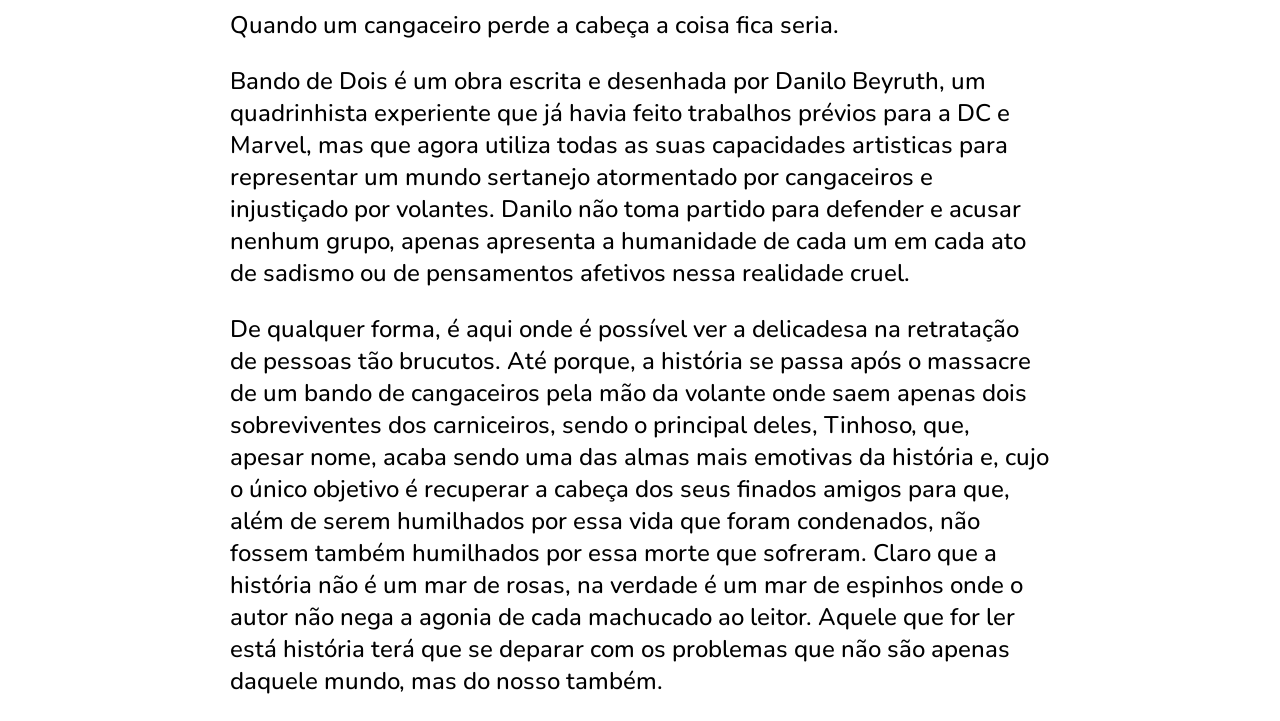
<file: magnum-opus.html>
<!DOCTYPE html>
<html lang="pt-BR">

<head>
    <meta charset="UTF-8">
    <meta name="viewport" content="width=device-width, initial-scale=1.0">
    <title>Magnum Opus</title>
    <link rel="stylesheet" href="css/magnum-opus.css">
</head>

<body>
    <header>
        <a href="index.html">
            <img id="logo" src="imagens/logo.png" alt="GIBINA" title="Inicio">
        </a>
        <form>
            <input type="text" id="pesquisa" />
        </form>

        <img src="imagens/objetos/menu-direito.png" alt="Menu lateral" title="Menu lateral">
    </header>

    <div id="corpo">
        <main>
            <article>
                <figure>
                    <a href="agua-com-sal.html">
                        <img class="imagem" src="imagens/obras/agua-com-sal-cartaz.jpg" alt="Água com Sal">
                    </a>
                </figure>
                <h2>Água com Sal</h2>
                <p>
                    Água com Sal é, provavelmente uma das melhores obras que a humanidade já teve grandeza de produzir. Ela foi produzida no périodo do 6º Concurso de Quadrinhos cabeçeado pelo pelo Estúdio Armon com o tema "Vida no Mar". Feita de forma despretenciosa, está obra acabou provocando o intelecto e galanteando o coração de todos os jurados que julgaram, mas como ao veredito de que seria injusto que tamanha genialidade em forma de quadros fosse competir com tantas outras obras, optaram por não coloca-la nem como mensão honrosa, vista que isso iria usurpar vagas de artistas mais necessitados dos louros da visibilidade.
                </p>

                <p>
                    Mas sobre que se trata, então, está obra tão magnifica? Bem, a premiça é bastante simples, uma menina não consegue parar de beber água com sal, então decide se isolar no meio do oceano para atingir a paz de espirito que lhe garantiria a força matriz da superação de todas as tentações do mundo. Seu plano falha, mas ela acaba sendo ajudada por um peixe mágico, uma gaivoa conselheira e um peixe fantasma capaz de metamorfosiar a realidade em memôrias e as aflições da jovem moça em confiança para trilhar sua jornada e esperança para o que ela encontrará em seu destino.
                </p>

                <p>
                    Água com Sal podia ser lida até pouco tempo no site da Fliptru, mas, sem nenhum motivo aparente, ela acabou desaparecendo desta exposição de obras brasileiras e reside apenas na alma daqueles que contemplaram todas as suas 15 páginas. E no Google Fotos do autor, claro.
                </p>

            </article>

            <section id="preto">
                <article>
                    <h2>Domnic e o Corvo</h2>
                    <figure>
                        <a href="domnic-e-o-corvo.html">
                            <img src="imagens/obras/domnic-e-o-corvo-misterioso-cartaz.png" alt="Domnic e o Corvo">
                        </a>
                        <p>
                            A perda de memôria e o mal entendido dão as mãos nessa história onde um corvo de fumaça e um morcego são unidos pela benevolencia do destino e uma mancha de... suco de tomate?
                        
                            <br>

                            Bem, este oneshot escrito por Gustavo R. V. e publicado no Tapas é uma história curta e divertida de se ler. Com cores sombrias e uma atmosfera fria em alto contraste com o seu humor simples, o autor dá um bom dia ao mundo e mostra que o cenário de quadrinhos acaba se ganhar novos ares. Apesar de simples, Domnic e o Corvo, funciona como um prologo, uma apresentação de personagens e um mundo onde aventuras podem ser apreciadas pelo leitor sem que ele tenha medo de cair em obras que prometem o mundo, mas que não entregam nem metade disso. Domnic não é assim, muito pelo contrário, ele já mostra desde o inicio quem é e o porque de seguir com ele junto ao novo desconhecido.
                        
                            <br>

                            Um proverbio chines diz que uma jornada de 1000km começa com o primeiro passo, e está saga começou com pé direito.
                        </p>


                    </figure>
                </article>
            </section>

            <article>
                
                <svg width="0" height="0" style="position: absolute;">
                    <defs>
                        <clipPath id="clip-top-triangle" clipPathUnits="objectBoundingBox">
                            <path d="M 0.05, 0.06 
                                    Q 0.05, 0.02 0.10, 0.02 
                                    L 0.85, 0.02 
                                    Q 0.90, 0.02 0.88, 0.06 
                                    L 0.07, 0.87 
                                    Q 0.05, 0.89 0.05, 0.85 
                                    Z" />
                        </clipPath>
                        
                        <clipPath id="clip-bottom-triangle" clipPathUnits="objectBoundingBox">
                            <path d="M 0.15, 0.94 
                                    L 0.90, 0.94 
                                    Q 0.95, 0.94 0.95, 0.90 
                                    L 0.95, 0.15 
                                    Q 0.95, 0.11 0.91, 0.13 
                                    L 0.12, 0.91 
                                    Q 0.10, 0.94 0.15, 0.94 
                                    Z" />
                        </clipPath>
                    </defs>
                </svg>
    
                <div class="container-layout">
    
                    <div class="bando-de-dois">
                        <div class="fundo-preto"></div>
    
                        <div class="imagem-toda cima">
                            <a href="bando-de-dois.html">
                                <img src="imagens/obras/bando-de-dois-cartaz.webp" alt="bando de dois">
                            </a>
                            <div class="text-overlay top-text">Bando de Dois</div>
                        </div>
    
                        <div class="imagem-toda baixo">
                            <a href="bando-de-dois.html">
                                <img src="imagens/obras/bando-de-dois-cartaz.webp" alt="bando de dois">
                            </a>
                            <div class="text-overlay bottom-text">Lorem ipsum dolor sit amet, consectetur</div>
                        </div>
                    </div>
    
                    <div class="footer-description">
                        <p>
                            Quando um cangaceiro perde a cabeça a coisa fica seria.
                        </p>

                        <p>
                            Bando de Dois é um obra escrita e desenhada por Danilo Beyruth, um quadrinhista experiente que já havia feito trabalhos prévios para a DC e Marvel, mas que agora utiliza todas as suas capacidades artisticas para representar um mundo sertanejo atormentado por cangaceiros e injustiçado por volantes. Danilo não toma partido para defender e acusar nenhum grupo, apenas apresenta a humanidade de cada um em cada ato de sadismo ou de pensamentos afetivos nessa realidade cruel. 
                        </p>

                        <p>
                            De qualquer forma, é aqui onde é possível ver a delicadesa na retratação de pessoas tão brucutos. Até porque, a história se passa após o massacre de um bando de cangaceiros pela mão da volante onde saem apenas dois sobreviventes dos carniceiros, sendo o principal deles, Tinhoso, que, apesar nome, acaba sendo uma das almas mais emotivas da história e, cujo o único objetivo é recuperar a cabeça dos seus finados amigos para que, além de serem humilhados por essa vida que foram condenados, não fossem também humilhados por essa morte que sofreram. Claro que a história não é um mar de rosas, na verdade é um mar de espinhos onde o autor não nega a agonia de cada machucado ao leitor. Aquele que for ler está história terá que se deparar com os problemas que não são apenas daquele mundo, mas do nosso também.
                        </p> 
                    </div>
                </div>
                
            </article>

        </main>
    </div>
</body>

</html>
</file>
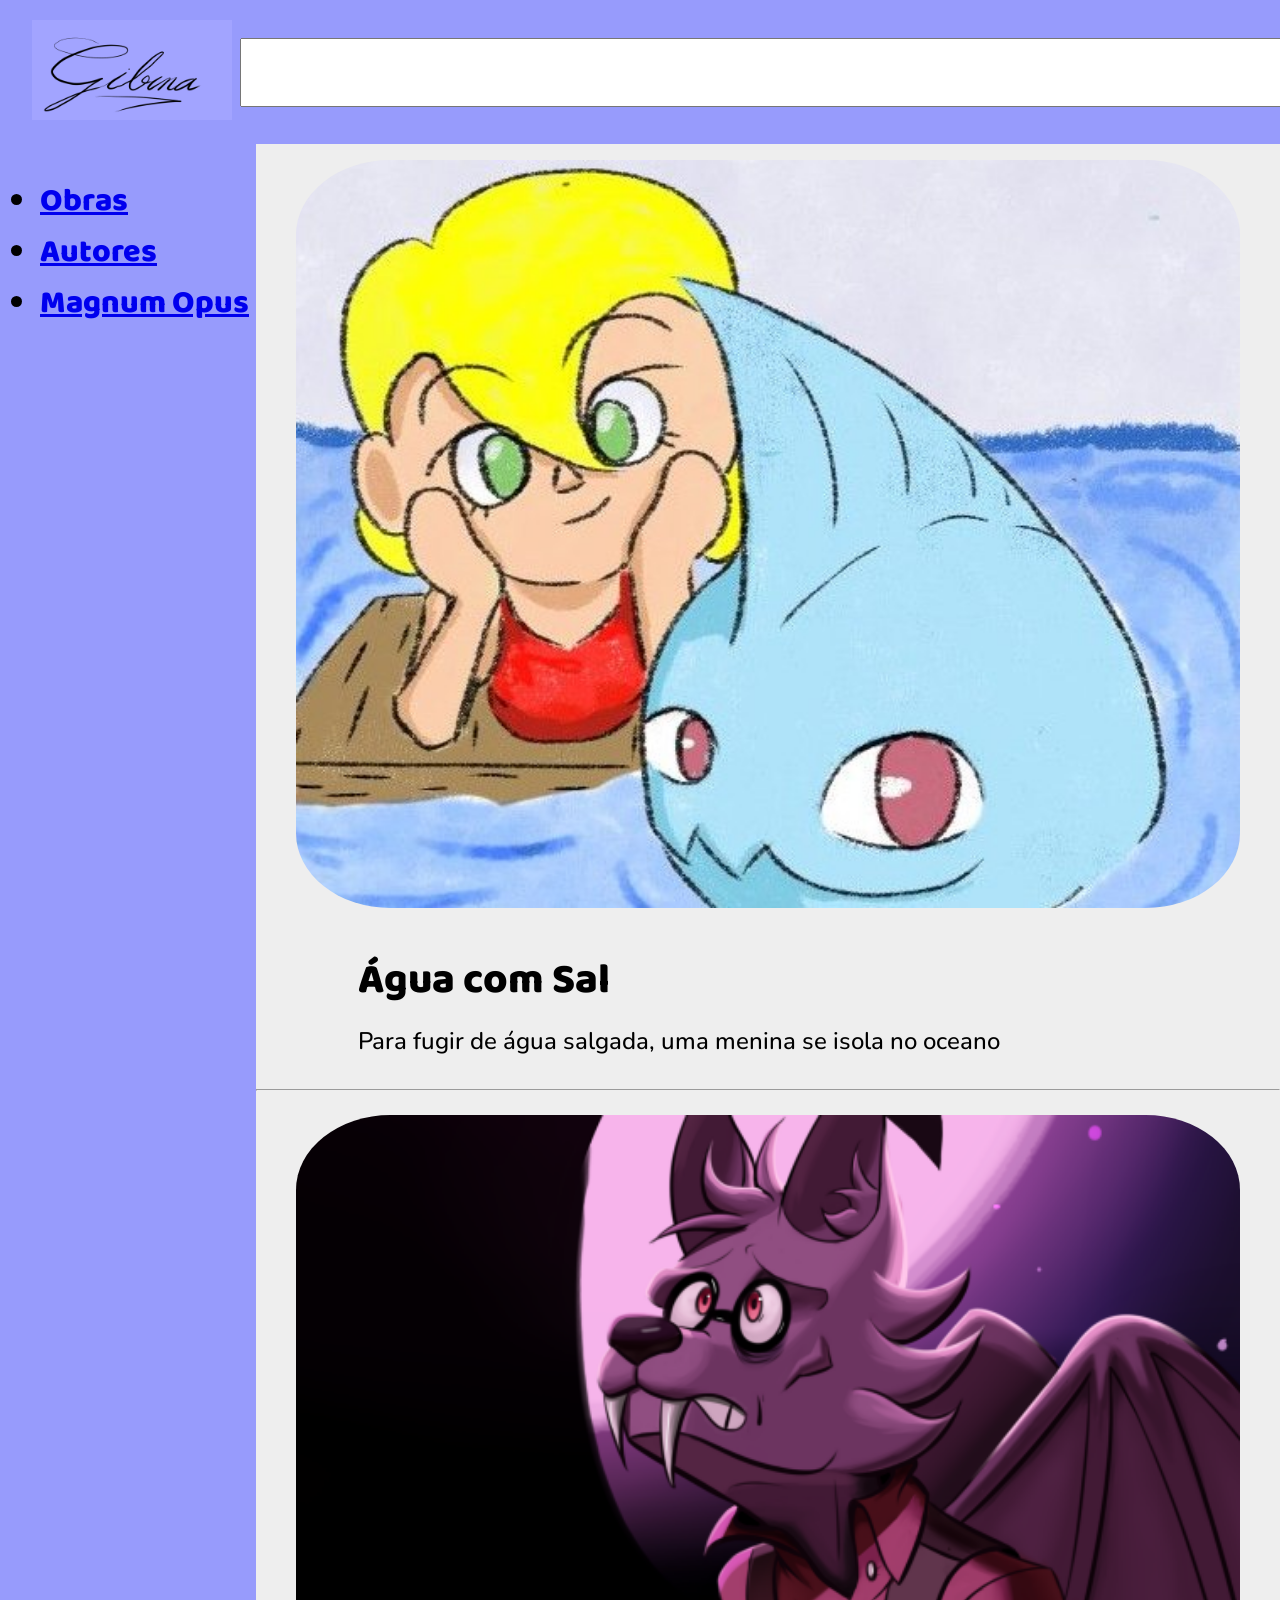
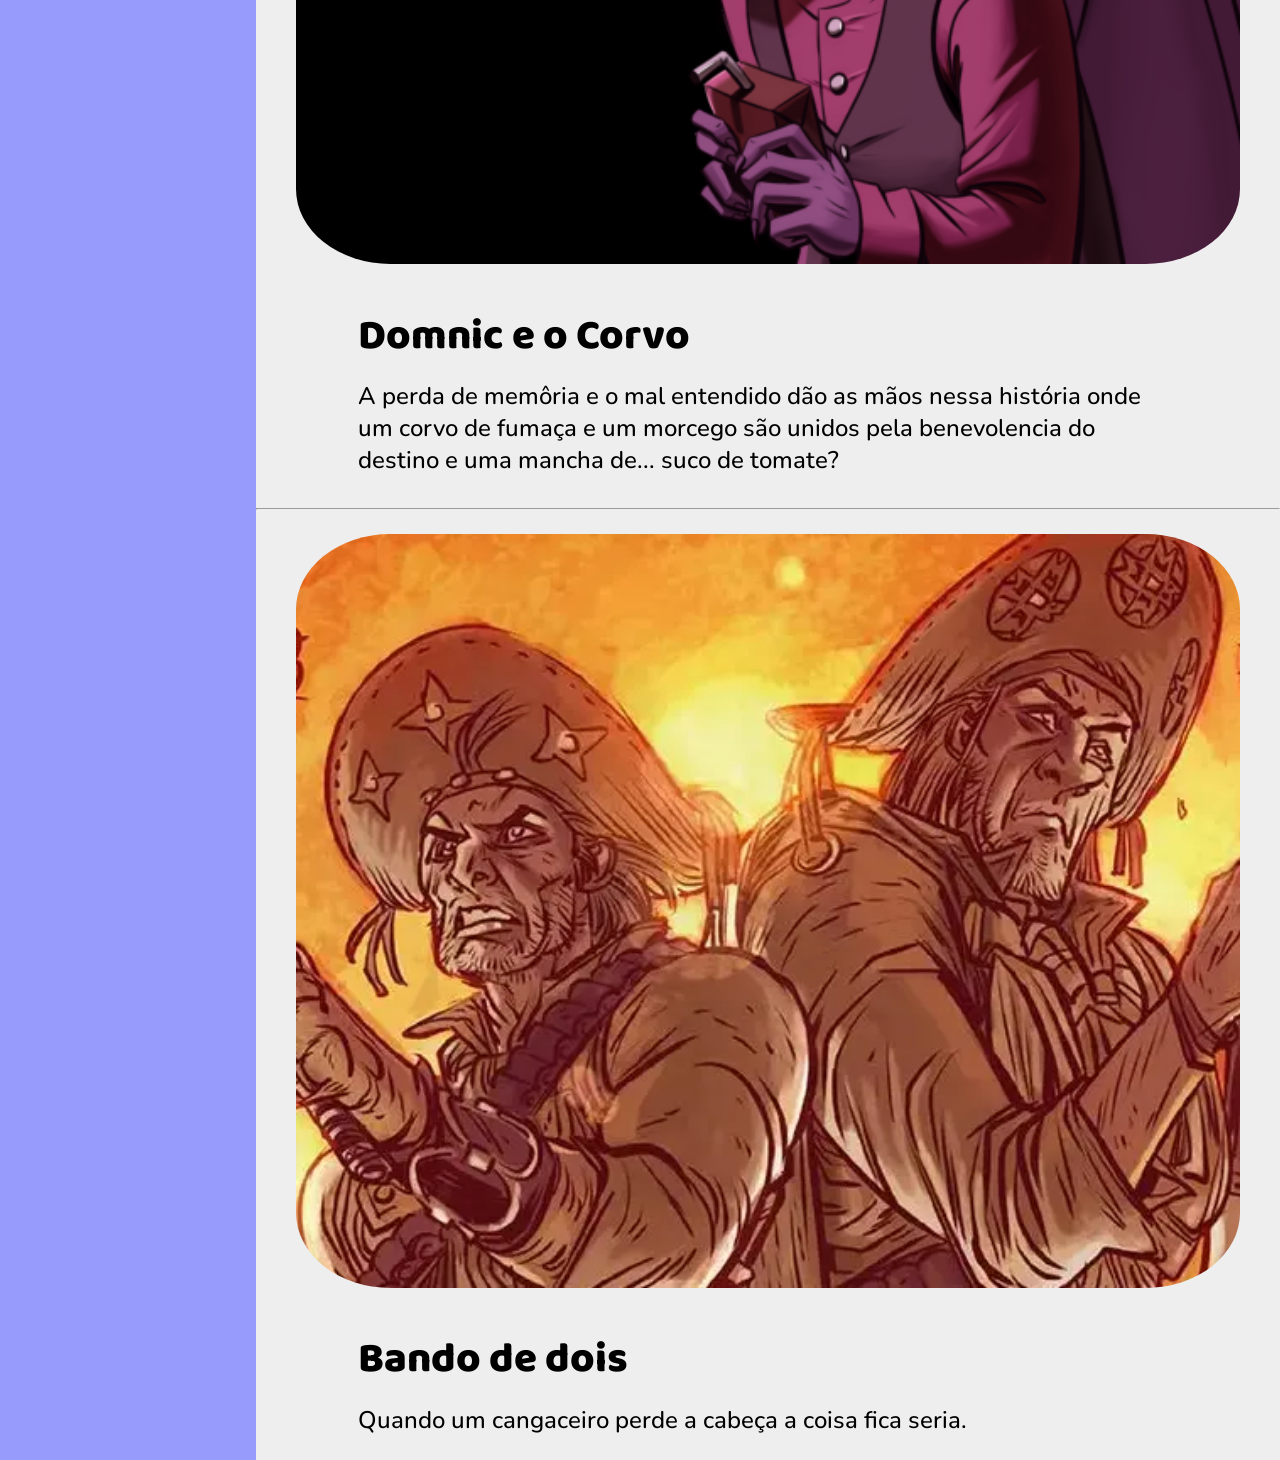
<file: obras.html>
<!DOCTYPE html>
<html lang="pt-BR">
<head>
    <meta charset="UTF-8">
    <meta name="viewport" content="width=device-width, initial-scale=1.0">
    <title>Obras</title>
    <link rel="stylesheet" href="css/homepage.css">
</head>
<body>
    <header>
        <a href="index.html">
            <img id="logo" src="imagens/logo.png" alt="GIBINA" title="Inicio">
        </a>
        <form>
            <input type="text" id="pesquisa"/>
        </form>
            
        <img src="imagens/objetos/menu-direito.png" alt="Menu lateral" title="Menu lateral">
    </header>

    <div id="corpo">
        <nav id="nav-esquerda">
            <ul>
                <li><a href="obras.html">Obras</a></li>
                <li><a href="autores.html">Autores</a></li>
                <li><a href="magnum-opus.html">Magnum Opus</a></li>
            </ul>
        </nav>
        
        <main>
            <article>
                <figure>
                    <a href="agua-com-sal.html">
                        <img class="imagem" src="imagens/obras/agua-com-sal-cartaz.jpg" alt="Água com Sal">
                    </a>
                </figure>
                <h2>Água com Sal</h2>
                <p>Para fugir de água salgada, uma menina se isola no oceano</p>
            </article>
            
            <hr>

            <article>
                <figure>
                    <a href="domnic-e-o-corvo.html">
                        <img  class="imagem" src="imagens/obras/domnic-e-o-corvo-misterioso-cartaz.png" alt="Domnic e o Corvo">
                    </a>
                </figure>
                <h2>Domnic e o Corvo</h2>
                <p>A perda de memôria e o mal entendido dão as mãos nessa história onde um corvo de fumaça e um morcego são unidos pela benevolencia do destino e uma mancha de... suco de tomate?</p>
            </article>

            <hr>

            <article>
                <figure>
                    <a href="bando-de-dois.html">
                        <img class="imagem"  src="imagens/obras/bando-de-dois-cartaz.webp" alt="Domnic e o Corvo">
                    </a>
                </figure>
                <h2>Bando de dois</h2>
                <p>Quando um cangaceiro perde a cabeça a coisa fica seria.</p>
            </article>
        </main>
    </div>
</body>
</html>
</file>
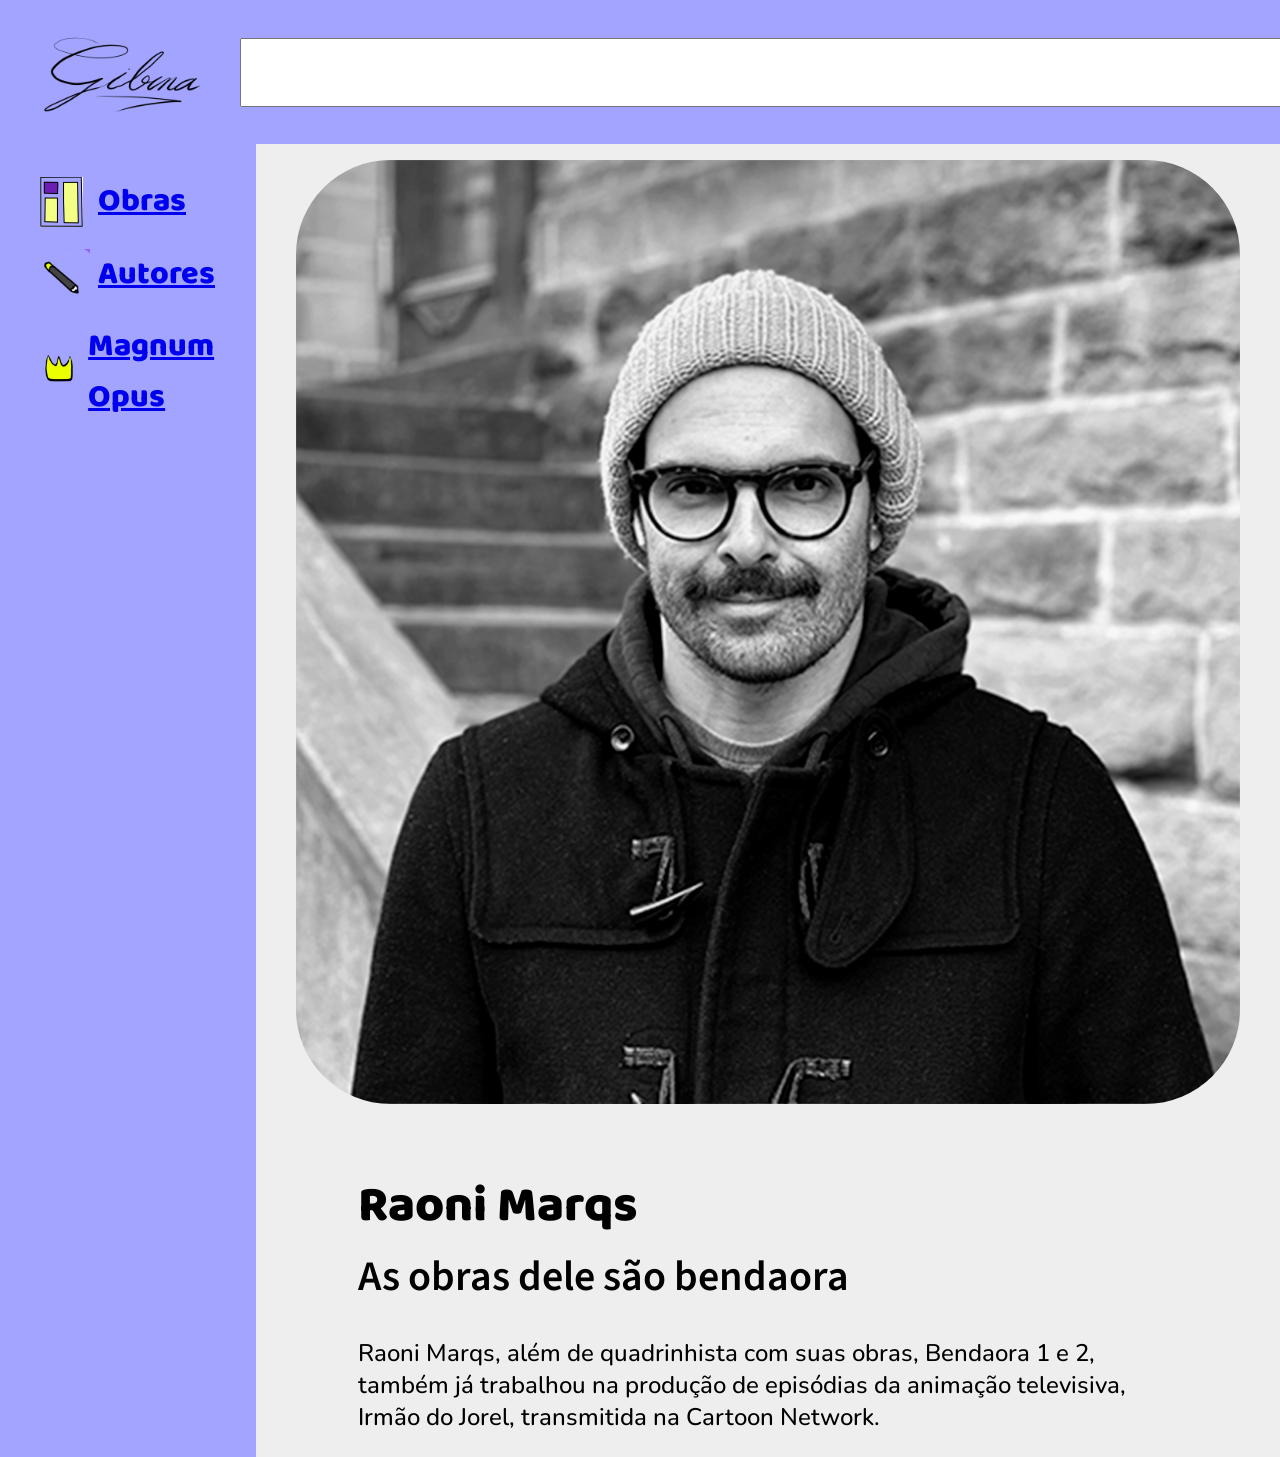
<file: raoni-marqs.html>
<!DOCTYPE html>
<html lang="pt-BR">
<head>
    <meta charset="UTF-8">
    <meta name="viewport" content="width=device-width, initial-scale=1.0">
    <title>Raoni Marqs</title>
    <link rel="stylesheet" href="css/obra.css">
</head>
<body>
    <header>
        <a href="index.html">
            <img id="logo" src="imagens/logo.png" alt="GIBINA" title="Inicio">
        </a>
        <form>
            <input type="text" id="pesquisa"/>
        </form>


        <img src="imagens/objetos/menu-direito.png" alt="Menu lateral" title="Menu lateral">
    </header>

    <div id="corpo">
        <nav id="nav-esquerda">
            <ul>
                <li><a href="obras.html">Obras</a></li>
                <li><a href="autores.html">Autores</a></li>
                <li><a href="magnum-opus.html">Magnum Opus</a></li>
            </ul>
        </nav>
        
        <main>
            <figure>
                <img src="imagens/autores/raoni-marqs.jpg" alt="Água com Sal" title="Imagem da obra">
            </figure>
                
            <article>
                <h1>Raoni Marqs</h1>
                <h2>As obras dele são bendaora</h2>
                
                <p>
                    Raoni Marqs, além de quadrinhista com suas obras, Bendaora 1 e 2, também já trabalhou na produção de episódias da animação televisiva, Irmão do Jorel, transmitida na Cartoon Network.
                </p>

            </article>
        </main>
    </div>
</body>
</html>
</file>
<file: css/homepage.css>
@import url('https://fonts.googleapis.com/css2?family=Baloo+2:wght@400..800&family=Nunito:ital,wght@0,200..1000;1,200..1000&family=Source+Sans+3:ital,wght@0,200..900;1,200..900&display=swap');

body {
    margin: 0;
}

#corpo {
    display: flex;
}

header {
    background-color: #979BFC;
    display: flex;
    align-items: center;
    justify-content: center;
    justify-content: space-between;
}

header img {
    margin-right:5%;
}

header #logo {
    position: relative;
    top:5%;
    padding: 20px;
    width: 200px;
    height: 100px;
    margin-left:5%;
}

header input {
    position: relative;
    top:20%;
    padding: 20px;
    width: 1200px;
    height: 25px;
}

header button {
    position: relative;
    top:20%;
    padding: 20px;
    width: 100px;
    height: 100px;
}



#nav-esquerda {
    background-color: #979BFC;
    font-family: "Baloo 2";
    font-weight: 900;
    font-size: 32px;
    width: 20%;
}

#nav-direita {
    background-color: #9d9d9d;
    font-family: "Source Sans 3";
    font-weight: 700;
    font-size: 36px;
    width: 20%;
}



main {
    background-color: #eeeeee;
    width: 80%;
}


article {
    position:relative;
    display:inline-block;
    width: 100%;
}

figure {
    position: relative;
    text-align: center;
    color: white;
}

figure img {
    width: 100%;
    border-radius: 10%;
}
article h2 {
    font-family: "Baloo 2";
    font-weight: 900;
    font-size: 42px;
    padding-right: 10%;
    padding-left: 10%;
    margin-bottom: 0.1%;
}

article p {
    font-family: "Nunito";
    font-weight: 500;
    font-size: 24px;
    padding-right: 10%;
    padding-left: 10%;
    margin-top: 1%;
}

.titulo {
    color:beige;
    position:absolute;
    font-family: "Baloo 2";
    font-weight: 900;
    font-size: 32px;
    bottom:20%;
    left:2%;
}

.texto {
    font-family: "Nunito";
    position:absolute;
    font-weight: 500;
    font-size: 24px;
    bottom:10%;
    left:2%;
    text-align: left;
}

article .imagem {
    position: relative;
    display: inline-block;
}

article .imagem img{
    display: block;
}
article .imagem::after {
    content: "";
    position: absolute;
    inset: 0;
    background: linear-gradient(
        to bottom,
        transparent,
        rgba(0, 0, 0, 0.8)
    );
}

#autores {
    background-color: #3e3e3e;
    padding-top: 10%;
    padding-bottom: 10%;
    align-self: center;
    display: flex;
    justify-content: center;
    justify-content: space-between;
}

#autores img {
    margin-left: 50px;
    margin-right: 50px;

    height:500px;
    width: 500px;
    border-radius: 10%;
}

#autores .titulo {
    color:beige;
    position:absolute;
    font-family: "Baloo 2";
    font-weight: 900;
    font-size: 32px;
    bottom:5%;
    left: 15%;

}
</file>
<file: css/obra.css>
@import url('https://fonts.googleapis.com/css2?family=Baloo+2:wght@400..800&family=Nunito:ital,wght@0,200..1000;1,200..1000&family=Source+Sans+3:ital,wght@0,200..900;1,200..900&display=swap');

body {
    margin: 0;
}

#corpo {
    display: flex;
}

header {
    background-color: #a2a4ff;
    display: flex;
    align-items: center;
    justify-content: center;
    justify-content: space-between;
}

header img {
    margin-right:5%;
}

header #logo {
    position: relative;
    top:5%;
    padding: 20px;
    width: 200px;
    height: 100px;
    margin-left:5%;
}

header input {
    position: relative;
    top:20%;
    padding: 20px;
    width: 1200px;
    height: 25px;
}


#nav-esquerda {
    background-color: #a2a4ff;
    font-family: "Baloo 2";
    font-weight: 900;
    font-size: 32px;
    width: 20%;
}

ul {
    list-style: none;
    justify-content: center;
}

li::before {
    content: "";
    display: inline-block;
    width: 50px;
    height: 50px;
    margin-right: 8px;
    background-size: contain;
    background-repeat: no-repeat;
}

li:nth-child(1)::before {
    background-image: url("../imagens/objetos/obras.png");
}

li:nth-child(2)::before {
    background-image: url("../imagens/objetos/Autores.png");
}

li:nth-child(3)::before {
    background-image: url("../imagens/objetos/magnum-opus.png");
}

li {
    display: flex;
    align-items: center;
    padding-bottom: 10%;
}


main {
    background-color: #eeeeee;
    width: 80%;
}


article {
    position:relative;
    display:inline-block;
    width: 100%;
}

figure {
    position: relative;
    text-align: center;
    color: white;
}

figure img {
    width: 100%;
    border-radius: 10%;
}

.cabecalho {
    display: flex;
    align-items: center;
    justify-content: space-between;
}

.caixa-estrelas {
    display: flex;
    flex-direction: column;
    align-items: center;
    padding: 12px 16px;
    margin-right: 22%;
    border: 1px solid #e0e0e0;
    border-radius: 2px;
    background: hsl(0, 0%, 97%);
    box-shadow: 0 12px 8px rgba(0, 0, 0, 0.05);
    min-width: 80px;
}

.estrelas {
    display: flex;
    gap: 3px;
    margin-bottom: 6px;
    font-size: 16px;
}

article h1 {
    display: flex;
    font-family: "Baloo 2";
    font-weight: 900;
    font-size: 50px;
    padding-right: 10%;
    padding-left: 10%;
    margin-bottom: 0.1%;
}

article h2 {
    font-family: "Source Sans 3";
    font-weight: 600;
    font-size: 42px;
    padding-right: 10%;
    padding-left: 10%;
    margin-bottom: 0.1%;
    margin-top: 0.1%;
}

article #tags {
    font-family: "Nunito";
    color:#979BFC;
    font-weight: 500;
    font-size: 24px;
    padding-right: 10%;
    padding-left: 10%;

}

article p {
    font-family: "Nunito";
    font-weight: 500;
    font-size: 24px;
    padding-right: 10%;
    padding-left: 10%;
    margin-top: 3%;
}

article .imagem {
    position: relative;
    display: inline-block;
}

article .imagem img{
    display: block;
}
article .imagem::after {
    content: "";
    position: absolute;
    inset: 0;
    background: linear-gradient(
        to bottom,
        transparent,
        rgba(0, 0, 0, 0.8)
    );
}
</file>
<file: css/magnum-opus.css>
@import url('https://fonts.googleapis.com/css2?family=Baloo+2:wght@400..800&family=Nunito:ital,wght@0,200..1000;1,200..1000&family=Source+Sans+3:ital,wght@0,200..900;1,200..900&display=swap');

body {
    margin: 0;
}

#corpo {
    display: flex;
}

header {
    background-color: #a2a4ff;
    display: flex;
    align-items: center;
    justify-content: center;
    justify-content: space-between;
}

header img {
    margin-right:5%;
}

header #logo {
    position: relative;
    top:5%;
    padding: 20px;
    width: 200px;
    height: 100px;
    margin-left:5%;
}

header input {
    position: relative;
    top:20%;
    padding: 20px;
    width: 1200px;
    height: 25px;
}

main {
    background-color: #eeeeee;
    width: 100%;
}


article {
    position:relative;
    display:inline-block;
    width: 100%;
}

figure {
    position: relative;
    text-align: center;
    color: white;
}

figure img {
    width: 100%;
    border-radius: 10%;
}

article h2 {
    font-family: "Baloo 2";
    font-weight: 900;
    font-size: 42px;
    padding-right: 10%;
    padding-left: 10%;
    margin-bottom: 0.1%;
}

article p {
    font-family: "Nunito";
    font-weight: 500;
    font-size: 24px;
    padding-right: 10%;
    padding-left: 10%;
    margin-top: 1%;
}

article .imagem {
    position: relative;
    display: inline-block;
}

article .imagem img{
    display: block;
}

article .imagem::after {
    content: "";
    position: absolute;
    inset: 0;
    background: linear-gradient(
        to bottom,
        transparent,
        rgba(0, 0, 0, 0.8)
    );
}

br {
    margin:2%;
}

#preto {
    background-color: #3e3e3e;
    padding-top: 10%;
    padding-bottom: 10%;
    align-self: center;
    display: flex;
    justify-content: right;
    justify-content: space-between;
}


#preto h2 {
    color: #ffffff;
    font-family: "Baloo 2";
    font-weight: 900;
    font-size: 42px;
    padding-right: 10%;
    padding-left: 10%;
    margin-bottom: 0.1%;
    text-align: center;
}

#preto p {
    display: flex;
    color: #ffffff;
    font-family: "Nunito";
    font-weight: 500;
    font-size: 24px;
    padding-right: 3%;
    padding-left: 3%;
    margin-top: 1%;
    width: 50%;
    text-align: justify;
}

#preto figure {
    display: flex;
}

#preto a {
    width: 70%;
}
#preto img {
    width: 100%;
    height: 100%;
}

.container-layout {
    position: relative;
    width: 100%;
    background-color: #ffffff;
    display: flex;
    flex-direction: column;
}

.bando-de-dois {
    position: relative;
    width: 100%;
    height: 1650px;
    overflow: hidden;
}

.fundo-preto {
    position: absolute;
    top: 0;
    left: 0;
    width: 100%;
    height: 100%;
    background-color: #3f3f3f;
    clip-path: polygon(0 0, 100% 0, 0 100%);
    z-index: 1;
}

.imagem-toda {
    position: absolute;
    width: 100%;
    height: 100%;
    z-index: 2;
    filter: drop-shadow(0px 8px 16px rgba(0,0,0,0.3));
}

.imagem-toda img {
    width: 100%;
    height: 100%;
    object-fit: cover;
}

.cima {
    clip-path: url(#clip-top-triangle);
}
.baixo {
    clip-path: url(#clip-bottom-triangle);
}

.text-overlay {
    position: absolute;
    width: 100%;
    text-align: center;
    font-weight: bold;
    z-index: 3;
}

.top-text {
    font-family: "Baloo 2";
    font-weight: 900;
    font-size: 62px;
    top: 60px;
    color: #ffffff;
    text-shadow: 0 2px 4px rgba(0,0,0,0.6);
}

.bottom-text {
    font-family: "Baloo 2";
    font-weight: 900;
    font-size: 42px;
    bottom: 50px;
    color: #000000;
}


.footer-description {
    font-family: "Nunito";
    font-weight: 500;
    font-size: 24px;
    padding-right: 10%;
    padding-left: 10%;
    margin-top: 1%;
}
</file>
